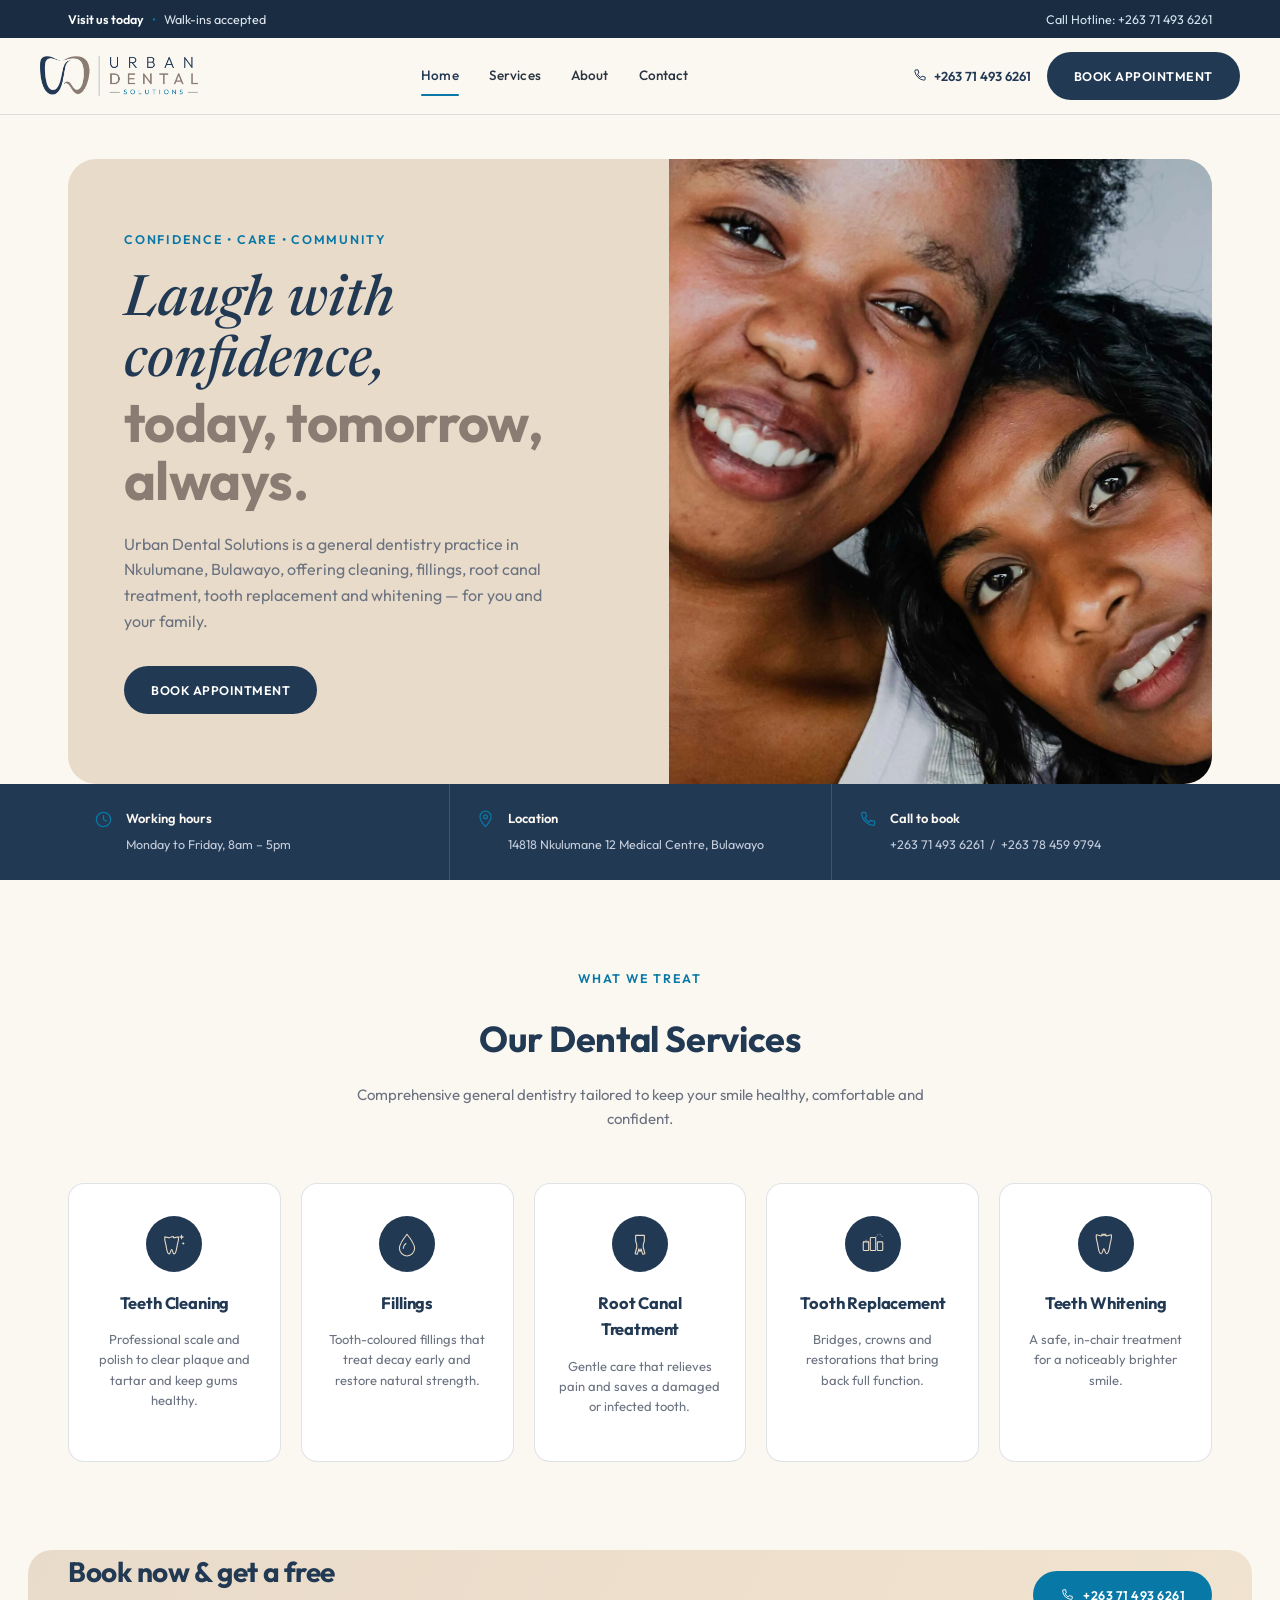
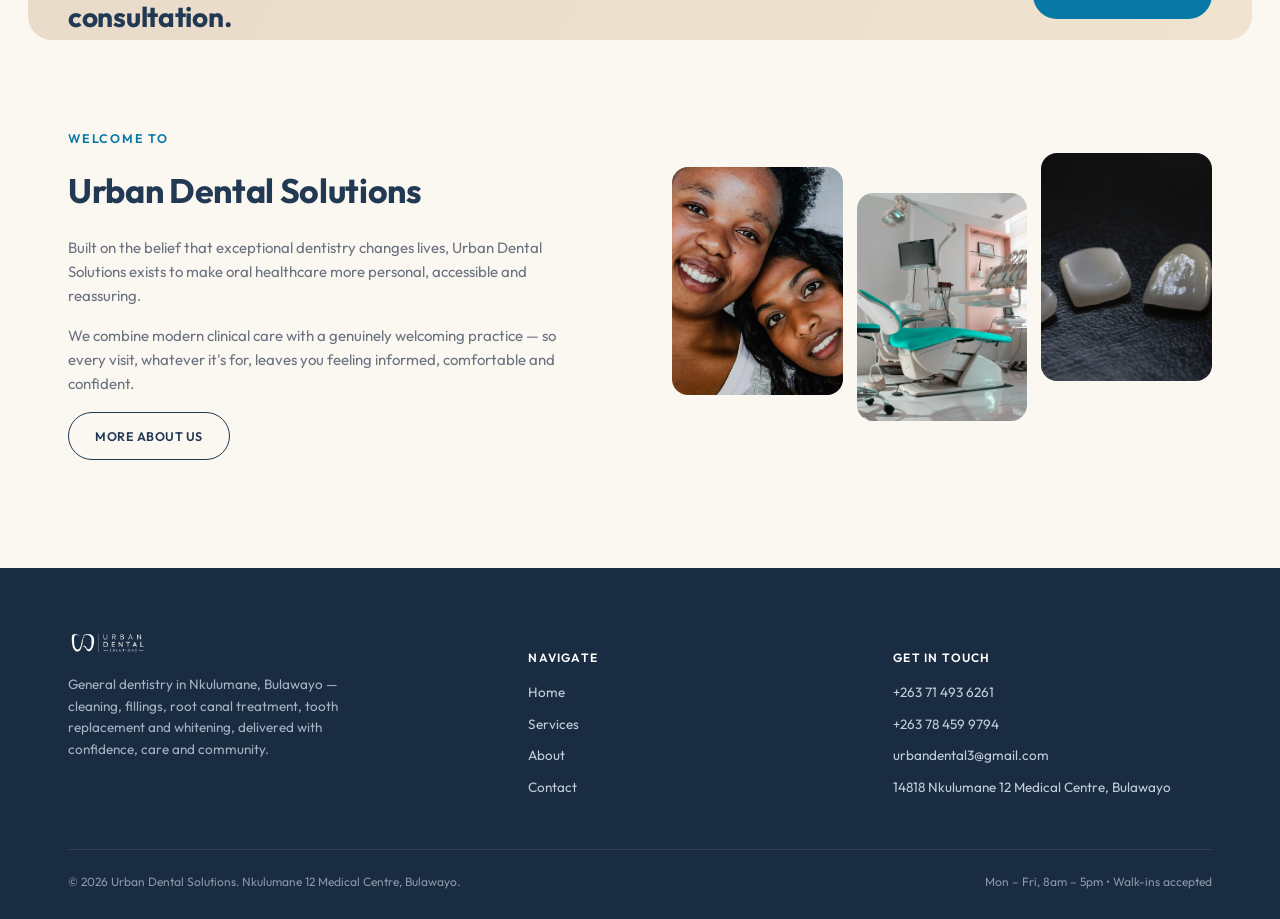
<file: index.html>
<!DOCTYPE html>
<html lang="en">
<head>
<meta charset="UTF-8">
<meta name="viewport" content="width=device-width, initial-scale=1, viewport-fit=cover">
<title>Urban Dental Solutions — Bulawayo</title>
<meta name="description" content="General dentistry in Nkulumane, Bulawayo. Cleaning, fillings, root canal treatment, tooth replacement and whitening.">
<link rel="icon" href="data:image/svg+xml,<svg xmlns=%22http://www.w3.org/2000/svg%22 viewBox=%220 0 100 100%22><text y=%22.9em%22 font-size=%2290%22>%F0%9F%A6%B7</text></svg>">
<link rel="preconnect" href="https://fonts.googleapis.com">
<link rel="preconnect" href="https://fonts.gstatic.com" crossorigin>
<link rel="stylesheet" href="css/styles.css">
</head>
<body>

<svg width="0" height="0" style="position:absolute">
  <defs>
    <symbol id="ic-tooth" viewBox="0 0 48 48"><path d="M24 6c-5 0-7 3-9 3-3 0-6-2-9-2-1 8 2 12 3 20 1 7 3 15 6 15 3 0 3-9 5-9s2 9 5 9c3 0 5-8 6-15 1-8 4-12 3-20-3 0-6 2-9 2-2 0-4-3-9-3z" fill="none" stroke="currentColor" stroke-width="2" stroke-linejoin="round"/></symbol>
    <symbol id="ic-sparkle-tooth" viewBox="0 0 48 48"><path d="M22 10c-4.5 0-6.3 2.6-8 2.6-2.7 0-5.4-1.8-8-1.8-.9 7.2 1.8 10.8 2.7 18 .9 6.3 2.7 13.5 5.4 13.5 2.7 0 2.7-8.1 4.5-8.1s1.8 8.1 4.5 8.1c2.7 0 4.5-7.2 5.4-13.5.9-7.2 3.6-10.8 2.7-18-2.6 0-5.3 1.8-8 1.8-1 0-1.8-.8-1.2-2.6z" fill="none" stroke="currentColor" stroke-width="2" stroke-linejoin="round" transform="translate(1,0)"/><path d="M38 6l1.4 3.6L43 11l-3.6 1.4L38 16l-1.4-3.6L33 11l3.6-1.4z" fill="currentColor"/><path d="M41 20l.9 2.1 2.1.9-2.1.9-.9 2.1-.9-2.1-2.1-.9 2.1-.9z" fill="currentColor"/></symbol>
    <symbol id="ic-drop" viewBox="0 0 48 48"><path d="M24 6c8 10 14 18 14 26a14 14 0 1 1-28 0c0-8 6-16 14-26z" fill="none" stroke="currentColor" stroke-width="2" stroke-linejoin="round"/><path d="M17 32c0-4 2-7 5-9" fill="none" stroke="currentColor" stroke-width="2" stroke-linecap="round"/></symbol>
    <symbol id="ic-root" viewBox="0 0 48 48"><path d="M16 8h16v10c0 3-2 4-2 8v4l3 12-4 1-3-10-2 5-2-5-3 10-4-1 3-12v-4c0-4-2-5-2-8z" fill="none" stroke="currentColor" stroke-width="2" stroke-linejoin="round"/></symbol>
    <symbol id="ic-bridge" viewBox="0 0 48 48"><rect x="6" y="20" width="10" height="16" rx="1.5" fill="none" stroke="currentColor" stroke-width="2"/><rect x="19" y="12" width="10" height="24" rx="1.5" fill="none" stroke="currentColor" stroke-width="2"/><rect x="32" y="20" width="10" height="16" rx="1.5" fill="none" stroke="currentColor" stroke-width="2"/><path d="M6 20c4-4 8-4 10 0M29 12c4-8 9-8 13 0" fill="none" stroke="currentColor" stroke-width="1.4" stroke-dasharray="2 3"/></symbol>
    <symbol id="ic-clock" viewBox="0 0 24 24"><circle cx="12" cy="12" r="9" fill="none" stroke="currentColor" stroke-width="1.6"/><path d="M12 7v5l3.5 2" fill="none" stroke="currentColor" stroke-width="1.6" stroke-linecap="round"/></symbol>
    <symbol id="ic-pin" viewBox="0 0 24 24"><path d="M12 21s7-7.5 7-12.5A7 7 0 1 0 5 8.5C5 13.5 12 21 12 21z" fill="none" stroke="currentColor" stroke-width="1.6"/><circle cx="12" cy="8.5" r="2.4" fill="none" stroke="currentColor" stroke-width="1.6"/></symbol>
    <symbol id="ic-phone" viewBox="0 0 24 24"><path d="M6.5 3h3l1.5 5-2.3 1.8a13 13 0 0 0 5.5 5.5L16 13l5 1.5v3a2 2 0 0 1-2.2 2A17 17 0 0 1 4.5 5.2 2 2 0 0 1 6.5 3z" fill="none" stroke="currentColor" stroke-width="1.6" stroke-linejoin="round"/></symbol>
    <symbol id="ic-mail" viewBox="0 0 24 24"><rect x="3" y="5.5" width="18" height="13" rx="1.5" fill="none" stroke="currentColor" stroke-width="1.6"/><path d="M4 7l8 6 8-6" fill="none" stroke="currentColor" stroke-width="1.6" stroke-linejoin="round"/></symbol>
    <symbol id="ic-whatsapp" viewBox="0 0 24 24"><path d="M12 3a9 9 0 0 0-7.8 13.5L3 21l4.7-1.2A9 9 0 1 0 12 3z" fill="none" stroke="currentColor" stroke-width="1.6"/><path d="M8.3 8.6c.2-.5.5-.5.8-.5h.6c.2 0 .5 0 .7.5s.8 1.9.8 2 .1.3 0 .5-.2.3-.4.5-.4.5-.5.6c-.2.2-.4.4-.2.8.3.5 1.1 1.6 2.3 2.6 1.6 1.3 2.3 1.4 2.6 1.4.3 0 .5-.2.7-.5l.5-.8c.2-.3.4-.3.7-.2l1.9.9c.3.1.5.2.5.4 0 .8-.3 1.6-1.3 2.1-.9.5-1.8.5-2.8.2-1.7-.5-3.6-1.7-5-3.5-1-1.3-1.6-2.6-1.7-3.9-.1-1 .2-1.8.8-2.5z" fill="currentColor" stroke="none"/></symbol>
    <symbol id="ic-arrow" viewBox="0 0 24 24"><path d="M5 12h14M13 6l6 6-6 6" fill="none" stroke="currentColor" stroke-width="1.8" stroke-linecap="round" stroke-linejoin="round"/></symbol>
    <symbol id="ic-shield" viewBox="0 0 24 24"><path d="M12 3l7 3v6c0 5-3 8-7 9-4-1-7-4-7-9V6z" fill="none" stroke="currentColor" stroke-width="1.6" stroke-linejoin="round"/><path d="M9 12l2 2 4-4.5" fill="none" stroke="currentColor" stroke-width="1.6" stroke-linecap="round" stroke-linejoin="round"/></symbol>
    <symbol id="ic-heart" viewBox="0 0 24 24"><path d="M12 20s-7-4.4-9.3-8.7C1.3 8 3 5 6.3 5 8.6 5 10.7 6.4 12 8.4 13.3 6.4 15.4 5 17.7 5 21 5 22.7 8 21.3 11.3 19 15.6 12 20 12 20z" fill="none" stroke="currentColor" stroke-width="1.6" stroke-linejoin="round"/></symbol>
    <symbol id="ic-tool" viewBox="0 0 24 24"><path d="M14.5 6.5a4 4 0 0 0-5.4 4.9L3 17.5 5.5 20l6-6.1a4 4 0 0 0 4.9-5.4l-2.4 2.4-2-2z" fill="none" stroke="currentColor" stroke-width="1.6" stroke-linejoin="round"/></symbol>
  </defs>
</svg>


<div class="announce">
  <div class="wrap">
    <span><b>Visit us today</b><span class="dot">&bull;</span>Walk-ins accepted</span>
    <a href="tel:+263714936261">Call Hotline: +263 71 493 6261</a>
  </div>
</div>
<header class="site">
  <div class="wrap nav">
    <a href="index.html" class="brand"><img src="img/logo-color.png" alt="Urban Dental Solutions"></a>
    <nav class="links" id="navLinks">
      <a href="index.html" class="active">Home</a>
      <a href="services.html">Services</a>
      <a href="about.html">About</a>
      <a href="contact.html">Contact</a>
    </nav>
    <div class="head-right">
      <a class="head-phone" href="tel:+263714936261"><svg viewBox="0 0 24 24"><use href="#ic-phone"/></svg>+263 71 493 6261</a>
      <a class="btn-pill navy" href="tel:+263714936261">Book Appointment</a>
      <button class="menu-btn" id="menuBtn" aria-label="Open menu"><span></span></button>
    </div>
  </div>
</header>

<div class="drawer" id="drawer">
  <div class="drawer-panel">
    <button class="drawer-close" id="drawerClose" aria-label="Close menu">&times;</button>
    <a href="index.html">Home</a>
    <a href="services.html">Services</a>
    <a href="about.html">About</a>
    <a href="contact.html">Contact</a>
    <a href="tel:+263714936261" style="margin-top:16px;color:#0878A6;font-weight:600;">Call +263 71 493 6261</a>
  </div>
</div>

<main>

    <div class="hero-section">
      <div class="wrap">
        <div class="hero-card">
          <div class="hero-copy" data-reveal>
            <div class="eyebrow">CONFIDENCE &bull; CARE &bull; COMMUNITY</div>
            <h1><span class="accent">Laugh with confidence,</span><span class="bold-line">today, tomorrow, always.</span></h1>
            <p class="lede">Urban Dental Solutions is a general dentistry practice in Nkulumane, Bulawayo, offering cleaning, fillings, root canal treatment, tooth replacement and whitening &mdash; for you and your family.</p>
            <a class="btn-pill navy" href="tel:+263714936261">Book Appointment</a>
          </div>
          <div class="hero-photo"><img src="img/smiles.jpg" alt="Patients smiling with confidence at Urban Dental Solutions"></div>
        </div>
      </div>
    </div>

    <div class="strip">
      <div class="wrap">
        <div class="strip-item"><svg><use href="#ic-clock"/></svg><div><b>Working hours</b><span>Monday to Friday, 8am &ndash; 5pm</span></div></div>
        <div class="strip-item"><svg><use href="#ic-pin"/></svg><div><b>Location</b><span>14818 Nkulumane 12 Medical Centre, Bulawayo</span></div></div>
        <div class="strip-item"><svg><use href="#ic-phone"/></svg><div><b>Call to book</b><span>+263 71 493 6261 &nbsp;/&nbsp; +263 78 459 9794</span></div></div>
      </div>
    </div>

    <section>
      <div class="wrap">
        <div class="section-head" data-reveal>
          <div class="eyebrow">WHAT WE TREAT</div>
          <h2>Our Dental Services</h2>
          <p>Comprehensive general dentistry tailored to keep your smile healthy, comfortable and confident.</p>
        </div>
        <div class="svc-grid">
    <div class="svc-card" data-reveal>
      <div class="svc-badge"><svg><use href="#ic-sparkle-tooth"/></svg></div>
      <h3>Teeth Cleaning</h3>
      <p>Professional scale and polish to clear plaque and tartar and keep gums healthy.</p>
    </div>
    <div class="svc-card" data-reveal>
      <div class="svc-badge"><svg><use href="#ic-drop"/></svg></div>
      <h3>Fillings</h3>
      <p>Tooth-coloured fillings that treat decay early and restore natural strength.</p>
    </div>
    <div class="svc-card" data-reveal>
      <div class="svc-badge"><svg><use href="#ic-root"/></svg></div>
      <h3>Root Canal Treatment</h3>
      <p>Gentle care that relieves pain and saves a damaged or infected tooth.</p>
    </div>
    <div class="svc-card" data-reveal>
      <div class="svc-badge"><svg><use href="#ic-bridge"/></svg></div>
      <h3>Tooth Replacement</h3>
      <p>Bridges, crowns and restorations that bring back full function.</p>
    </div>
    <div class="svc-card" data-reveal>
      <div class="svc-badge"><svg><use href="#ic-tooth"/></svg></div>
      <h3>Teeth Whitening</h3>
      <p>A safe, in-chair treatment for a noticeably brighter smile.</p>
    </div></div>
      </div>
    </section>

    <div class="cta-wrap-outer">
      <div class="cta-band">
        <div class="wrap">
          <h3>Book now &amp; get a free consultation.</h3>
          <a class="btn-pill teal" href="tel:+263714936261"><svg width="14" height="14"><use href="#ic-phone"/></svg>+263 71 493 6261</a>
        </div>
      </div>
    </div>

    <section>
      <div class="wrap welcome-grid">
        <div class="welcome-copy" data-reveal>
          <div class="eyebrow">WELCOME TO</div>
          <h2>Urban Dental Solutions</h2>
          <p>Built on the belief that exceptional dentistry changes lives, Urban Dental Solutions exists to make oral healthcare more personal, accessible and reassuring.</p>
          <p>We combine modern clinical care with a genuinely welcoming practice &mdash; so every visit, whatever it's for, leaves you feeling informed, comfortable and confident.</p>
          <a class="btn-pill outline" href="about.html">More about us</a>
        </div>
        <div class="photo-strip" data-reveal>
          <div class="ph"><img src="img/smiles.jpg" alt="Patient smiling"></div>
          <div class="ph"><img src="img/chair.jpg" alt="Treatment room"></div>
          <div class="ph"><img src="img/crowns.jpg" alt="Dental restorations"></div>
        </div>
      </div>
    </section>

</main>

<footer>
  <div class="wrap">
    <div class="foot-grid">
      <div>
        <div class="foot-brand"><img src="img/logo-white.png" alt="Urban Dental Solutions"></div>
        <p>General dentistry in Nkulumane, Bulawayo &mdash; cleaning, fillings, root canal treatment, tooth replacement and whitening, delivered with confidence, care and community.</p>
      </div>
      <div>
        <h5>NAVIGATE</h5>
        <div class="flinks">
          <a href="index.html">Home</a>
          <a href="services.html">Services</a>
          <a href="about.html">About</a>
          <a href="contact.html">Contact</a>
        </div>
      </div>
      <div>
        <h5>GET IN TOUCH</h5>
        <div class="flinks">
          <a href="tel:+263714936261">+263 71 493 6261</a>
          <a href="tel:+263784599794">+263 78 459 9794</a>
          <a href="mailto:urbandental3@gmail.com">urbandental3@gmail.com</a>
          <a href="contact.html">14818 Nkulumane 12 Medical Centre, Bulawayo</a>
        </div>
      </div>
    </div>
    <div class="foot-bottom">
      <span>&copy; <span id="yr"></span> Urban Dental Solutions. Nkulumane 12 Medical Centre, Bulawayo.</span>
      <span>Mon &ndash; Fri, 8am &ndash; 5pm &bull; Walk-ins accepted</span>
    </div>
  </div>
</footer>

<script src="js/main.js"></script>
</body>
</html>
</file>
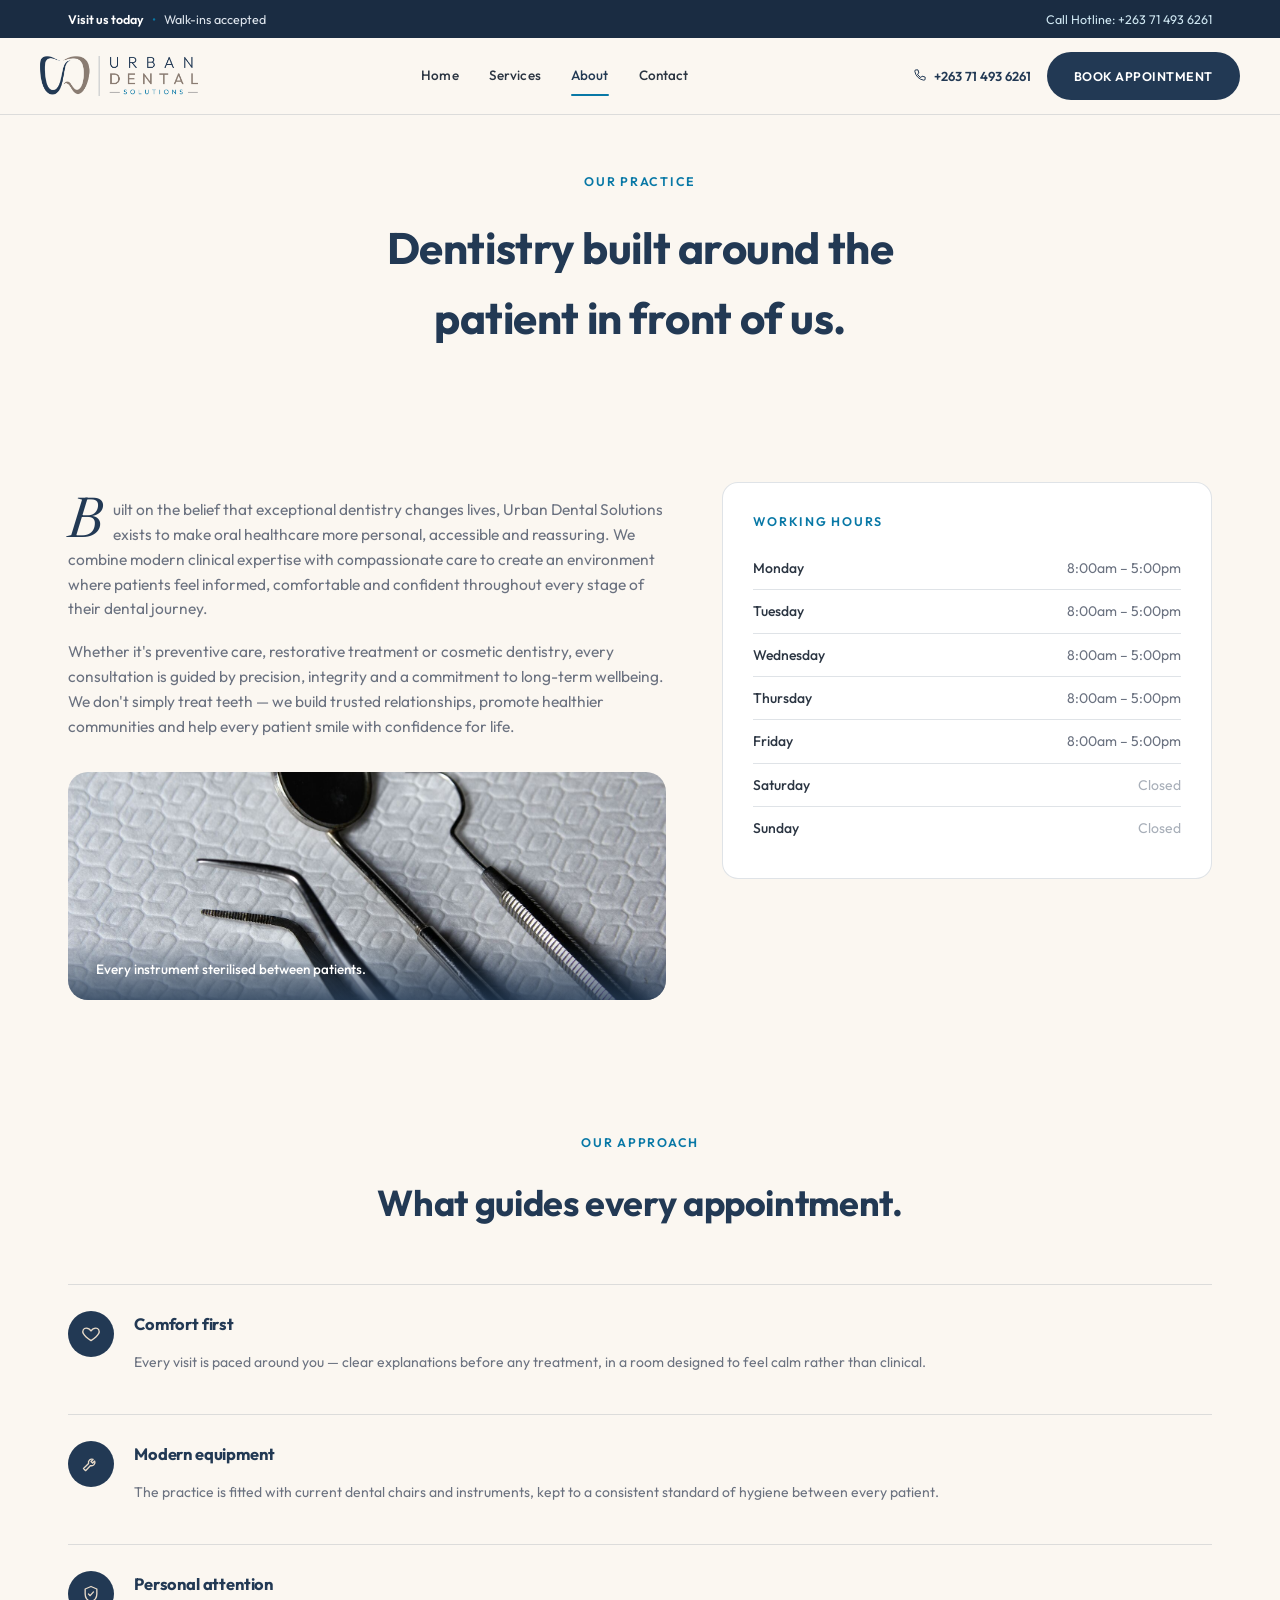
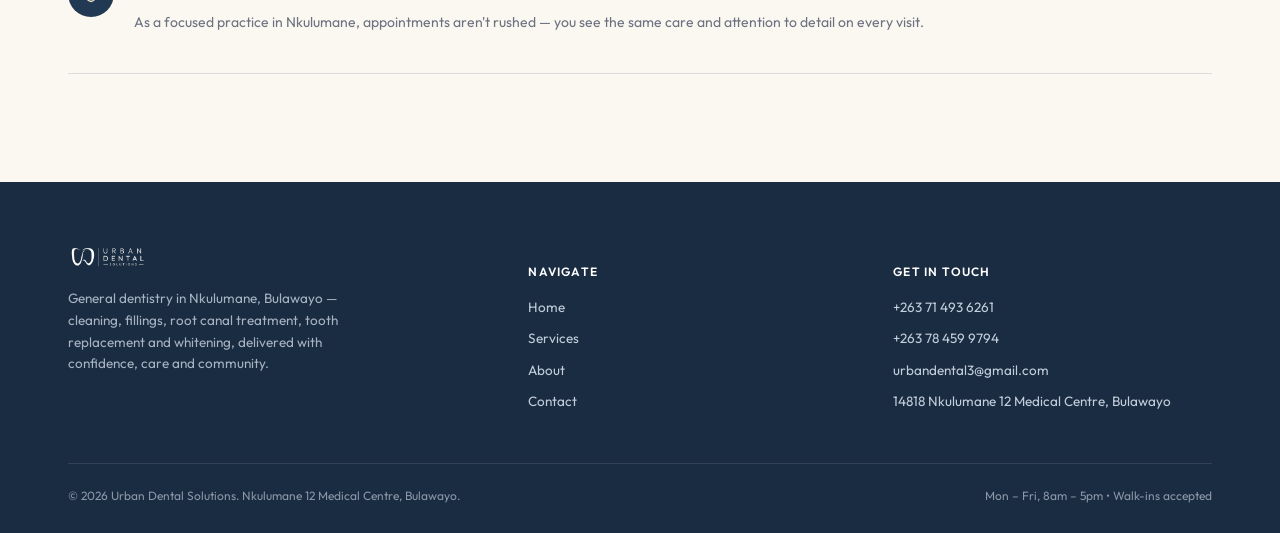
<file: about.html>
<!DOCTYPE html>
<html lang="en">
<head>
<meta charset="UTF-8">
<meta name="viewport" content="width=device-width, initial-scale=1, viewport-fit=cover">
<title>About — Urban Dental Solutions</title>
<meta name="description" content="About Urban Dental Solutions, a general dentistry practice at Nkulumane 12 Medical Centre, Bulawayo.">
<link rel="icon" href="data:image/svg+xml,<svg xmlns=%22http://www.w3.org/2000/svg%22 viewBox=%220 0 100 100%22><text y=%22.9em%22 font-size=%2290%22>%F0%9F%A6%B7</text></svg>">
<link rel="preconnect" href="https://fonts.googleapis.com">
<link rel="preconnect" href="https://fonts.gstatic.com" crossorigin>
<link rel="stylesheet" href="css/styles.css">
</head>
<body>

<svg width="0" height="0" style="position:absolute">
  <defs>
    <symbol id="ic-tooth" viewBox="0 0 48 48"><path d="M24 6c-5 0-7 3-9 3-3 0-6-2-9-2-1 8 2 12 3 20 1 7 3 15 6 15 3 0 3-9 5-9s2 9 5 9c3 0 5-8 6-15 1-8 4-12 3-20-3 0-6 2-9 2-2 0-4-3-9-3z" fill="none" stroke="currentColor" stroke-width="2" stroke-linejoin="round"/></symbol>
    <symbol id="ic-sparkle-tooth" viewBox="0 0 48 48"><path d="M22 10c-4.5 0-6.3 2.6-8 2.6-2.7 0-5.4-1.8-8-1.8-.9 7.2 1.8 10.8 2.7 18 .9 6.3 2.7 13.5 5.4 13.5 2.7 0 2.7-8.1 4.5-8.1s1.8 8.1 4.5 8.1c2.7 0 4.5-7.2 5.4-13.5.9-7.2 3.6-10.8 2.7-18-2.6 0-5.3 1.8-8 1.8-1 0-1.8-.8-1.2-2.6z" fill="none" stroke="currentColor" stroke-width="2" stroke-linejoin="round" transform="translate(1,0)"/><path d="M38 6l1.4 3.6L43 11l-3.6 1.4L38 16l-1.4-3.6L33 11l3.6-1.4z" fill="currentColor"/><path d="M41 20l.9 2.1 2.1.9-2.1.9-.9 2.1-.9-2.1-2.1-.9 2.1-.9z" fill="currentColor"/></symbol>
    <symbol id="ic-drop" viewBox="0 0 48 48"><path d="M24 6c8 10 14 18 14 26a14 14 0 1 1-28 0c0-8 6-16 14-26z" fill="none" stroke="currentColor" stroke-width="2" stroke-linejoin="round"/><path d="M17 32c0-4 2-7 5-9" fill="none" stroke="currentColor" stroke-width="2" stroke-linecap="round"/></symbol>
    <symbol id="ic-root" viewBox="0 0 48 48"><path d="M16 8h16v10c0 3-2 4-2 8v4l3 12-4 1-3-10-2 5-2-5-3 10-4-1 3-12v-4c0-4-2-5-2-8z" fill="none" stroke="currentColor" stroke-width="2" stroke-linejoin="round"/></symbol>
    <symbol id="ic-bridge" viewBox="0 0 48 48"><rect x="6" y="20" width="10" height="16" rx="1.5" fill="none" stroke="currentColor" stroke-width="2"/><rect x="19" y="12" width="10" height="24" rx="1.5" fill="none" stroke="currentColor" stroke-width="2"/><rect x="32" y="20" width="10" height="16" rx="1.5" fill="none" stroke="currentColor" stroke-width="2"/><path d="M6 20c4-4 8-4 10 0M29 12c4-8 9-8 13 0" fill="none" stroke="currentColor" stroke-width="1.4" stroke-dasharray="2 3"/></symbol>
    <symbol id="ic-clock" viewBox="0 0 24 24"><circle cx="12" cy="12" r="9" fill="none" stroke="currentColor" stroke-width="1.6"/><path d="M12 7v5l3.5 2" fill="none" stroke="currentColor" stroke-width="1.6" stroke-linecap="round"/></symbol>
    <symbol id="ic-pin" viewBox="0 0 24 24"><path d="M12 21s7-7.5 7-12.5A7 7 0 1 0 5 8.5C5 13.5 12 21 12 21z" fill="none" stroke="currentColor" stroke-width="1.6"/><circle cx="12" cy="8.5" r="2.4" fill="none" stroke="currentColor" stroke-width="1.6"/></symbol>
    <symbol id="ic-phone" viewBox="0 0 24 24"><path d="M6.5 3h3l1.5 5-2.3 1.8a13 13 0 0 0 5.5 5.5L16 13l5 1.5v3a2 2 0 0 1-2.2 2A17 17 0 0 1 4.5 5.2 2 2 0 0 1 6.5 3z" fill="none" stroke="currentColor" stroke-width="1.6" stroke-linejoin="round"/></symbol>
    <symbol id="ic-mail" viewBox="0 0 24 24"><rect x="3" y="5.5" width="18" height="13" rx="1.5" fill="none" stroke="currentColor" stroke-width="1.6"/><path d="M4 7l8 6 8-6" fill="none" stroke="currentColor" stroke-width="1.6" stroke-linejoin="round"/></symbol>
    <symbol id="ic-whatsapp" viewBox="0 0 24 24"><path d="M12 3a9 9 0 0 0-7.8 13.5L3 21l4.7-1.2A9 9 0 1 0 12 3z" fill="none" stroke="currentColor" stroke-width="1.6"/><path d="M8.3 8.6c.2-.5.5-.5.8-.5h.6c.2 0 .5 0 .7.5s.8 1.9.8 2 .1.3 0 .5-.2.3-.4.5-.4.5-.5.6c-.2.2-.4.4-.2.8.3.5 1.1 1.6 2.3 2.6 1.6 1.3 2.3 1.4 2.6 1.4.3 0 .5-.2.7-.5l.5-.8c.2-.3.4-.3.7-.2l1.9.9c.3.1.5.2.5.4 0 .8-.3 1.6-1.3 2.1-.9.5-1.8.5-2.8.2-1.7-.5-3.6-1.7-5-3.5-1-1.3-1.6-2.6-1.7-3.9-.1-1 .2-1.8.8-2.5z" fill="currentColor" stroke="none"/></symbol>
    <symbol id="ic-arrow" viewBox="0 0 24 24"><path d="M5 12h14M13 6l6 6-6 6" fill="none" stroke="currentColor" stroke-width="1.8" stroke-linecap="round" stroke-linejoin="round"/></symbol>
    <symbol id="ic-shield" viewBox="0 0 24 24"><path d="M12 3l7 3v6c0 5-3 8-7 9-4-1-7-4-7-9V6z" fill="none" stroke="currentColor" stroke-width="1.6" stroke-linejoin="round"/><path d="M9 12l2 2 4-4.5" fill="none" stroke="currentColor" stroke-width="1.6" stroke-linecap="round" stroke-linejoin="round"/></symbol>
    <symbol id="ic-heart" viewBox="0 0 24 24"><path d="M12 20s-7-4.4-9.3-8.7C1.3 8 3 5 6.3 5 8.6 5 10.7 6.4 12 8.4 13.3 6.4 15.4 5 17.7 5 21 5 22.7 8 21.3 11.3 19 15.6 12 20 12 20z" fill="none" stroke="currentColor" stroke-width="1.6" stroke-linejoin="round"/></symbol>
    <symbol id="ic-tool" viewBox="0 0 24 24"><path d="M14.5 6.5a4 4 0 0 0-5.4 4.9L3 17.5 5.5 20l6-6.1a4 4 0 0 0 4.9-5.4l-2.4 2.4-2-2z" fill="none" stroke="currentColor" stroke-width="1.6" stroke-linejoin="round"/></symbol>
  </defs>
</svg>


<div class="announce">
  <div class="wrap">
    <span><b>Visit us today</b><span class="dot">&bull;</span>Walk-ins accepted</span>
    <a href="tel:+263714936261">Call Hotline: +263 71 493 6261</a>
  </div>
</div>
<header class="site">
  <div class="wrap nav">
    <a href="index.html" class="brand"><img src="img/logo-color.png" alt="Urban Dental Solutions"></a>
    <nav class="links" id="navLinks">
      <a href="index.html">Home</a>
      <a href="services.html">Services</a>
      <a href="about.html" class="active">About</a>
      <a href="contact.html">Contact</a>
    </nav>
    <div class="head-right">
      <a class="head-phone" href="tel:+263714936261"><svg viewBox="0 0 24 24"><use href="#ic-phone"/></svg>+263 71 493 6261</a>
      <a class="btn-pill navy" href="tel:+263714936261">Book Appointment</a>
      <button class="menu-btn" id="menuBtn" aria-label="Open menu"><span></span></button>
    </div>
  </div>
</header>

<div class="drawer" id="drawer">
  <div class="drawer-panel">
    <button class="drawer-close" id="drawerClose" aria-label="Close menu">&times;</button>
    <a href="index.html">Home</a>
    <a href="services.html">Services</a>
    <a href="about.html">About</a>
    <a href="contact.html">Contact</a>
    <a href="tel:+263714936261" style="margin-top:16px;color:#0878A6;font-weight:600;">Call +263 71 493 6261</a>
  </div>
</div>

<main>

    <div class="page-head">
      <div class="wrap">
        <div class="eyebrow">OUR PRACTICE</div>
        <h1>Dentistry built around the patient in front of us.</h1>
      </div>
    </div>
    <section>
      <div class="wrap about-grid">
        <div class="lede-block" data-reveal>
          <p class="drop">Built on the belief that exceptional dentistry changes lives, Urban Dental Solutions exists to make oral healthcare more personal, accessible and reassuring. We combine modern clinical expertise with compassionate care to create an environment where patients feel informed, comfortable and confident throughout every stage of their dental journey.</p>
          <p>Whether it's preventive care, restorative treatment or cosmetic dentistry, every consultation is guided by precision, integrity and a commitment to long-term wellbeing. We don't simply treat teeth &mdash; we build trusted relationships, promote healthier communities and help every patient smile with confidence for life.</p>
          <div class="banner-photo" style="margin-top:34px;">
            <img src="img/tools.jpg" alt="Sterilised dental instruments used at Urban Dental Solutions">
            <span class="cap">Every instrument sterilised between patients.</span>
          </div>
        </div>
        <div data-reveal>
          <div class="hours-card">
            <div class="eyebrow" style="margin-bottom:16px;">WORKING HOURS</div>
            <div class="hours-row"><span>Monday</span><span>8:00am &ndash; 5:00pm</span></div>
            <div class="hours-row"><span>Tuesday</span><span>8:00am &ndash; 5:00pm</span></div>
            <div class="hours-row"><span>Wednesday</span><span>8:00am &ndash; 5:00pm</span></div>
            <div class="hours-row"><span>Thursday</span><span>8:00am &ndash; 5:00pm</span></div>
            <div class="hours-row"><span>Friday</span><span>8:00am &ndash; 5:00pm</span></div>
            <div class="hours-row off"><span>Saturday</span><span>Closed</span></div>
            <div class="hours-row off"><span>Sunday</span><span>Closed</span></div>
          </div>
        </div>
      </div>
    </section>
    <section style="padding-top:0;">
      <div class="wrap">
        <div class="section-head" data-reveal>
          <div class="eyebrow">OUR APPROACH</div>
          <h2>What guides every appointment.</h2>
        </div>
        <div class="value-list">
    <div class="value-row">
      <div class="svc-badge"><svg><use href="#ic-heart"/></svg></div>
      <div><h4>Comfort first</h4><p>Every visit is paced around you &mdash; clear explanations before any treatment, in a room designed to feel calm rather than clinical.</p></div>
    </div>
    <div class="value-row">
      <div class="svc-badge"><svg><use href="#ic-tool"/></svg></div>
      <div><h4>Modern equipment</h4><p>The practice is fitted with current dental chairs and instruments, kept to a consistent standard of hygiene between every patient.</p></div>
    </div>
    <div class="value-row">
      <div class="svc-badge"><svg><use href="#ic-shield"/></svg></div>
      <div><h4>Personal attention</h4><p>As a focused practice in Nkulumane, appointments aren't rushed &mdash; you see the same care and attention to detail on every visit.</p></div>
    </div></div>
      </div>
    </section>

</main>

<footer>
  <div class="wrap">
    <div class="foot-grid">
      <div>
        <div class="foot-brand"><img src="img/logo-white.png" alt="Urban Dental Solutions"></div>
        <p>General dentistry in Nkulumane, Bulawayo &mdash; cleaning, fillings, root canal treatment, tooth replacement and whitening, delivered with confidence, care and community.</p>
      </div>
      <div>
        <h5>NAVIGATE</h5>
        <div class="flinks">
          <a href="index.html">Home</a>
          <a href="services.html">Services</a>
          <a href="about.html">About</a>
          <a href="contact.html">Contact</a>
        </div>
      </div>
      <div>
        <h5>GET IN TOUCH</h5>
        <div class="flinks">
          <a href="tel:+263714936261">+263 71 493 6261</a>
          <a href="tel:+263784599794">+263 78 459 9794</a>
          <a href="mailto:urbandental3@gmail.com">urbandental3@gmail.com</a>
          <a href="contact.html">14818 Nkulumane 12 Medical Centre, Bulawayo</a>
        </div>
      </div>
    </div>
    <div class="foot-bottom">
      <span>&copy; <span id="yr"></span> Urban Dental Solutions. Nkulumane 12 Medical Centre, Bulawayo.</span>
      <span>Mon &ndash; Fri, 8am &ndash; 5pm &bull; Walk-ins accepted</span>
    </div>
  </div>
</footer>

<script src="js/main.js"></script>
</body>
</html>
</file>
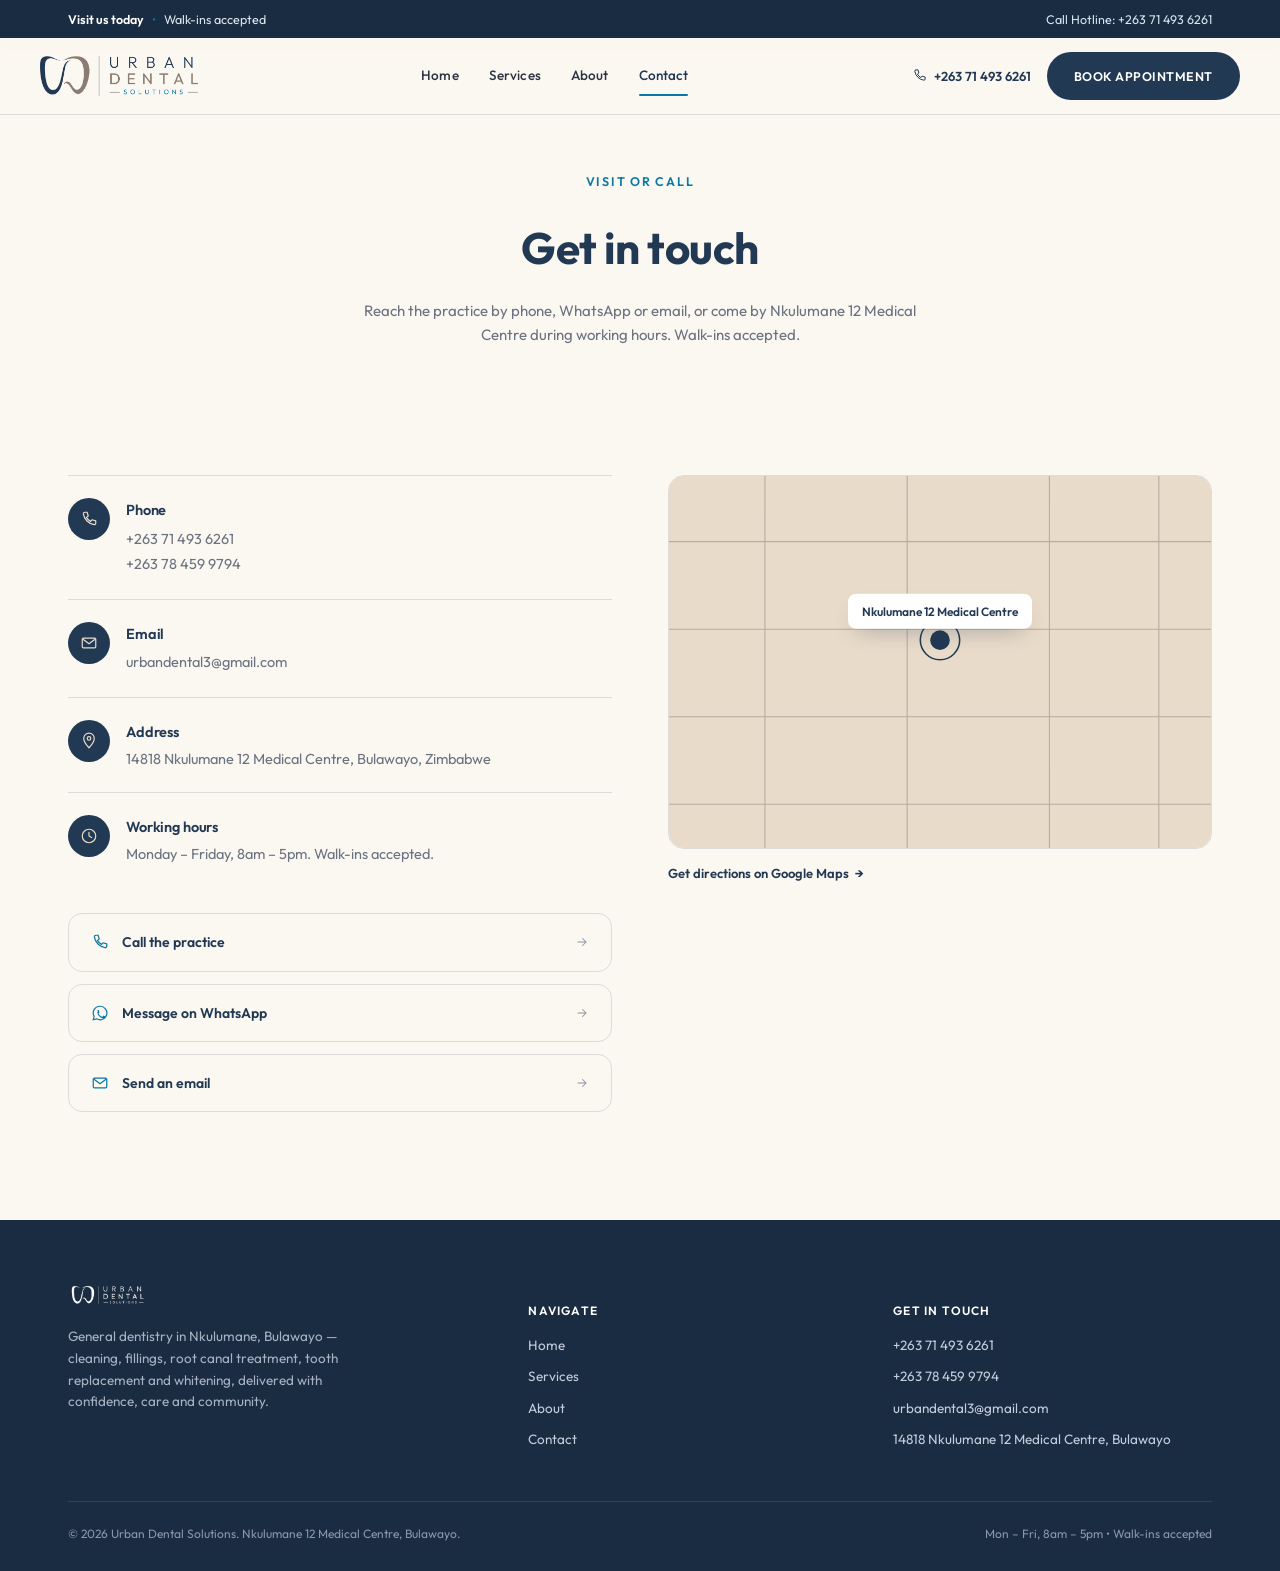
<file: contact.html>
<!DOCTYPE html>
<html lang="en">
<head>
<meta charset="UTF-8">
<meta name="viewport" content="width=device-width, initial-scale=1, viewport-fit=cover">
<title>Contact — Urban Dental Solutions</title>
<meta name="description" content="Contact Urban Dental Solutions in Bulawayo by phone, WhatsApp, email or in person.">
<link rel="icon" href="data:image/svg+xml,<svg xmlns=%22http://www.w3.org/2000/svg%22 viewBox=%220 0 100 100%22><text y=%22.9em%22 font-size=%2290%22>%F0%9F%A6%B7</text></svg>">
<link rel="preconnect" href="https://fonts.googleapis.com">
<link rel="preconnect" href="https://fonts.gstatic.com" crossorigin>
<link rel="stylesheet" href="css/styles.css">
</head>
<body>

<svg width="0" height="0" style="position:absolute">
  <defs>
    <symbol id="ic-tooth" viewBox="0 0 48 48"><path d="M24 6c-5 0-7 3-9 3-3 0-6-2-9-2-1 8 2 12 3 20 1 7 3 15 6 15 3 0 3-9 5-9s2 9 5 9c3 0 5-8 6-15 1-8 4-12 3-20-3 0-6 2-9 2-2 0-4-3-9-3z" fill="none" stroke="currentColor" stroke-width="2" stroke-linejoin="round"/></symbol>
    <symbol id="ic-sparkle-tooth" viewBox="0 0 48 48"><path d="M22 10c-4.5 0-6.3 2.6-8 2.6-2.7 0-5.4-1.8-8-1.8-.9 7.2 1.8 10.8 2.7 18 .9 6.3 2.7 13.5 5.4 13.5 2.7 0 2.7-8.1 4.5-8.1s1.8 8.1 4.5 8.1c2.7 0 4.5-7.2 5.4-13.5.9-7.2 3.6-10.8 2.7-18-2.6 0-5.3 1.8-8 1.8-1 0-1.8-.8-1.2-2.6z" fill="none" stroke="currentColor" stroke-width="2" stroke-linejoin="round" transform="translate(1,0)"/><path d="M38 6l1.4 3.6L43 11l-3.6 1.4L38 16l-1.4-3.6L33 11l3.6-1.4z" fill="currentColor"/><path d="M41 20l.9 2.1 2.1.9-2.1.9-.9 2.1-.9-2.1-2.1-.9 2.1-.9z" fill="currentColor"/></symbol>
    <symbol id="ic-drop" viewBox="0 0 48 48"><path d="M24 6c8 10 14 18 14 26a14 14 0 1 1-28 0c0-8 6-16 14-26z" fill="none" stroke="currentColor" stroke-width="2" stroke-linejoin="round"/><path d="M17 32c0-4 2-7 5-9" fill="none" stroke="currentColor" stroke-width="2" stroke-linecap="round"/></symbol>
    <symbol id="ic-root" viewBox="0 0 48 48"><path d="M16 8h16v10c0 3-2 4-2 8v4l3 12-4 1-3-10-2 5-2-5-3 10-4-1 3-12v-4c0-4-2-5-2-8z" fill="none" stroke="currentColor" stroke-width="2" stroke-linejoin="round"/></symbol>
    <symbol id="ic-bridge" viewBox="0 0 48 48"><rect x="6" y="20" width="10" height="16" rx="1.5" fill="none" stroke="currentColor" stroke-width="2"/><rect x="19" y="12" width="10" height="24" rx="1.5" fill="none" stroke="currentColor" stroke-width="2"/><rect x="32" y="20" width="10" height="16" rx="1.5" fill="none" stroke="currentColor" stroke-width="2"/><path d="M6 20c4-4 8-4 10 0M29 12c4-8 9-8 13 0" fill="none" stroke="currentColor" stroke-width="1.4" stroke-dasharray="2 3"/></symbol>
    <symbol id="ic-clock" viewBox="0 0 24 24"><circle cx="12" cy="12" r="9" fill="none" stroke="currentColor" stroke-width="1.6"/><path d="M12 7v5l3.5 2" fill="none" stroke="currentColor" stroke-width="1.6" stroke-linecap="round"/></symbol>
    <symbol id="ic-pin" viewBox="0 0 24 24"><path d="M12 21s7-7.5 7-12.5A7 7 0 1 0 5 8.5C5 13.5 12 21 12 21z" fill="none" stroke="currentColor" stroke-width="1.6"/><circle cx="12" cy="8.5" r="2.4" fill="none" stroke="currentColor" stroke-width="1.6"/></symbol>
    <symbol id="ic-phone" viewBox="0 0 24 24"><path d="M6.5 3h3l1.5 5-2.3 1.8a13 13 0 0 0 5.5 5.5L16 13l5 1.5v3a2 2 0 0 1-2.2 2A17 17 0 0 1 4.5 5.2 2 2 0 0 1 6.5 3z" fill="none" stroke="currentColor" stroke-width="1.6" stroke-linejoin="round"/></symbol>
    <symbol id="ic-mail" viewBox="0 0 24 24"><rect x="3" y="5.5" width="18" height="13" rx="1.5" fill="none" stroke="currentColor" stroke-width="1.6"/><path d="M4 7l8 6 8-6" fill="none" stroke="currentColor" stroke-width="1.6" stroke-linejoin="round"/></symbol>
    <symbol id="ic-whatsapp" viewBox="0 0 24 24"><path d="M12 3a9 9 0 0 0-7.8 13.5L3 21l4.7-1.2A9 9 0 1 0 12 3z" fill="none" stroke="currentColor" stroke-width="1.6"/><path d="M8.3 8.6c.2-.5.5-.5.8-.5h.6c.2 0 .5 0 .7.5s.8 1.9.8 2 .1.3 0 .5-.2.3-.4.5-.4.5-.5.6c-.2.2-.4.4-.2.8.3.5 1.1 1.6 2.3 2.6 1.6 1.3 2.3 1.4 2.6 1.4.3 0 .5-.2.7-.5l.5-.8c.2-.3.4-.3.7-.2l1.9.9c.3.1.5.2.5.4 0 .8-.3 1.6-1.3 2.1-.9.5-1.8.5-2.8.2-1.7-.5-3.6-1.7-5-3.5-1-1.3-1.6-2.6-1.7-3.9-.1-1 .2-1.8.8-2.5z" fill="currentColor" stroke="none"/></symbol>
    <symbol id="ic-arrow" viewBox="0 0 24 24"><path d="M5 12h14M13 6l6 6-6 6" fill="none" stroke="currentColor" stroke-width="1.8" stroke-linecap="round" stroke-linejoin="round"/></symbol>
    <symbol id="ic-shield" viewBox="0 0 24 24"><path d="M12 3l7 3v6c0 5-3 8-7 9-4-1-7-4-7-9V6z" fill="none" stroke="currentColor" stroke-width="1.6" stroke-linejoin="round"/><path d="M9 12l2 2 4-4.5" fill="none" stroke="currentColor" stroke-width="1.6" stroke-linecap="round" stroke-linejoin="round"/></symbol>
    <symbol id="ic-heart" viewBox="0 0 24 24"><path d="M12 20s-7-4.4-9.3-8.7C1.3 8 3 5 6.3 5 8.6 5 10.7 6.4 12 8.4 13.3 6.4 15.4 5 17.7 5 21 5 22.7 8 21.3 11.3 19 15.6 12 20 12 20z" fill="none" stroke="currentColor" stroke-width="1.6" stroke-linejoin="round"/></symbol>
    <symbol id="ic-tool" viewBox="0 0 24 24"><path d="M14.5 6.5a4 4 0 0 0-5.4 4.9L3 17.5 5.5 20l6-6.1a4 4 0 0 0 4.9-5.4l-2.4 2.4-2-2z" fill="none" stroke="currentColor" stroke-width="1.6" stroke-linejoin="round"/></symbol>
  </defs>
</svg>


<div class="announce">
  <div class="wrap">
    <span><b>Visit us today</b><span class="dot">&bull;</span>Walk-ins accepted</span>
    <a href="tel:+263714936261">Call Hotline: +263 71 493 6261</a>
  </div>
</div>
<header class="site">
  <div class="wrap nav">
    <a href="index.html" class="brand"><img src="img/logo-color.png" alt="Urban Dental Solutions"></a>
    <nav class="links" id="navLinks">
      <a href="index.html">Home</a>
      <a href="services.html">Services</a>
      <a href="about.html">About</a>
      <a href="contact.html" class="active">Contact</a>
    </nav>
    <div class="head-right">
      <a class="head-phone" href="tel:+263714936261"><svg viewBox="0 0 24 24"><use href="#ic-phone"/></svg>+263 71 493 6261</a>
      <a class="btn-pill navy" href="tel:+263714936261">Book Appointment</a>
      <button class="menu-btn" id="menuBtn" aria-label="Open menu"><span></span></button>
    </div>
  </div>
</header>

<div class="drawer" id="drawer">
  <div class="drawer-panel">
    <button class="drawer-close" id="drawerClose" aria-label="Close menu">&times;</button>
    <a href="index.html">Home</a>
    <a href="services.html">Services</a>
    <a href="about.html">About</a>
    <a href="contact.html">Contact</a>
    <a href="tel:+263714936261" style="margin-top:16px;color:#0878A6;font-weight:600;">Call +263 71 493 6261</a>
  </div>
</div>

<main>

    <div class="page-head">
      <div class="wrap">
        <div class="eyebrow">VISIT OR CALL</div>
        <h1>Get in touch</h1>
        <p>Reach the practice by phone, WhatsApp or email, or come by Nkulumane 12 Medical Centre during working hours. Walk-ins accepted.</p>
      </div>
    </div>
    <section>
      <div class="wrap contact-grid">
        <div data-reveal>
          <div class="contact-card">
            <div class="svc-badge"><svg><use href="#ic-phone"/></svg></div>
            <div><h4>Phone</h4><a href="tel:+263714936261">+263 71 493 6261</a><br><a href="tel:+263784599794">+263 78 459 9794</a></div>
          </div>
          <div class="contact-card">
            <div class="svc-badge"><svg><use href="#ic-mail"/></svg></div>
            <div><h4>Email</h4><a href="mailto:urbandental3@gmail.com">urbandental3@gmail.com</a></div>
          </div>
          <div class="contact-card">
            <div class="svc-badge"><svg><use href="#ic-pin"/></svg></div>
            <div><h4>Address</h4><p>14818 Nkulumane 12 Medical Centre, Bulawayo, Zimbabwe</p></div>
          </div>
          <div class="contact-card">
            <div class="svc-badge"><svg><use href="#ic-clock"/></svg></div>
            <div><h4>Working hours</h4><p>Monday &ndash; Friday, 8am &ndash; 5pm. Walk-ins accepted.</p></div>
          </div>

          <div class="quick-actions">
            <a class="qbtn" href="tel:+263714936261"><span class="qa-l"><svg class="lead"><use href="#ic-phone"/></svg>Call the practice</span><svg class="arrow"><use href="#ic-arrow"/></svg></a>
            <a class="qbtn" href="https://wa.me/263784599794" target="_blank" rel="noopener"><span class="qa-l"><svg class="lead"><use href="#ic-whatsapp"/></svg>Message on WhatsApp</span><svg class="arrow"><use href="#ic-arrow"/></svg></a>
            <a class="qbtn" href="mailto:urbandental3@gmail.com"><span class="qa-l"><svg class="lead"><use href="#ic-mail"/></svg>Send an email</span><svg class="arrow"><use href="#ic-arrow"/></svg></a>
          </div>
        </div>

        <div data-reveal>
          <div class="map-block">
            <svg viewBox="0 0 500 340" preserveAspectRatio="xMidYMid slice">
              <rect width="500" height="340" fill="#E9DBC9"/>
              <g opacity="0.5" stroke="#8A7C72" stroke-width="1">
                <line x1="0" y1="60" x2="500" y2="60"/><line x1="0" y1="140" x2="500" y2="140"/>
                <line x1="0" y1="220" x2="500" y2="220"/><line x1="0" y1="300" x2="500" y2="300"/>
                <line x1="90" y1="0" x2="90" y2="340"/><line x1="220" y1="0" x2="220" y2="340"/>
                <line x1="350" y1="0" x2="350" y2="340"/><line x1="450" y1="0" x2="450" y2="340"/>
              </g>
              <circle cx="250" cy="150" r="9" fill="#223954"/>
              <circle cx="250" cy="150" r="18" fill="none" stroke="#223954" stroke-width="1.4"/>
            </svg>
            <div class="map-pin-label">Nkulumane 12 Medical Centre</div>
          </div>
          <p style="font-size:13px;color:#6b7280;margin-top:14px;">
            <a href="https://www.google.com/maps/search/?api=1&query=14818+Nkulumane+12+Medical+Centre+Bulawayo" target="_blank" rel="noopener" style="color:#223954;font-weight:600;text-decoration:none;">Get directions on Google Maps &nbsp;&rarr;</a>
          </p>
        </div>
      </div>
    </section>

</main>

<footer>
  <div class="wrap">
    <div class="foot-grid">
      <div>
        <div class="foot-brand"><img src="img/logo-white.png" alt="Urban Dental Solutions"></div>
        <p>General dentistry in Nkulumane, Bulawayo &mdash; cleaning, fillings, root canal treatment, tooth replacement and whitening, delivered with confidence, care and community.</p>
      </div>
      <div>
        <h5>NAVIGATE</h5>
        <div class="flinks">
          <a href="index.html">Home</a>
          <a href="services.html">Services</a>
          <a href="about.html">About</a>
          <a href="contact.html">Contact</a>
        </div>
      </div>
      <div>
        <h5>GET IN TOUCH</h5>
        <div class="flinks">
          <a href="tel:+263714936261">+263 71 493 6261</a>
          <a href="tel:+263784599794">+263 78 459 9794</a>
          <a href="mailto:urbandental3@gmail.com">urbandental3@gmail.com</a>
          <a href="contact.html">14818 Nkulumane 12 Medical Centre, Bulawayo</a>
        </div>
      </div>
    </div>
    <div class="foot-bottom">
      <span>&copy; <span id="yr"></span> Urban Dental Solutions. Nkulumane 12 Medical Centre, Bulawayo.</span>
      <span>Mon &ndash; Fri, 8am &ndash; 5pm &bull; Walk-ins accepted</span>
    </div>
  </div>
</footer>

<script src="js/main.js"></script>
</body>
</html>
</file>
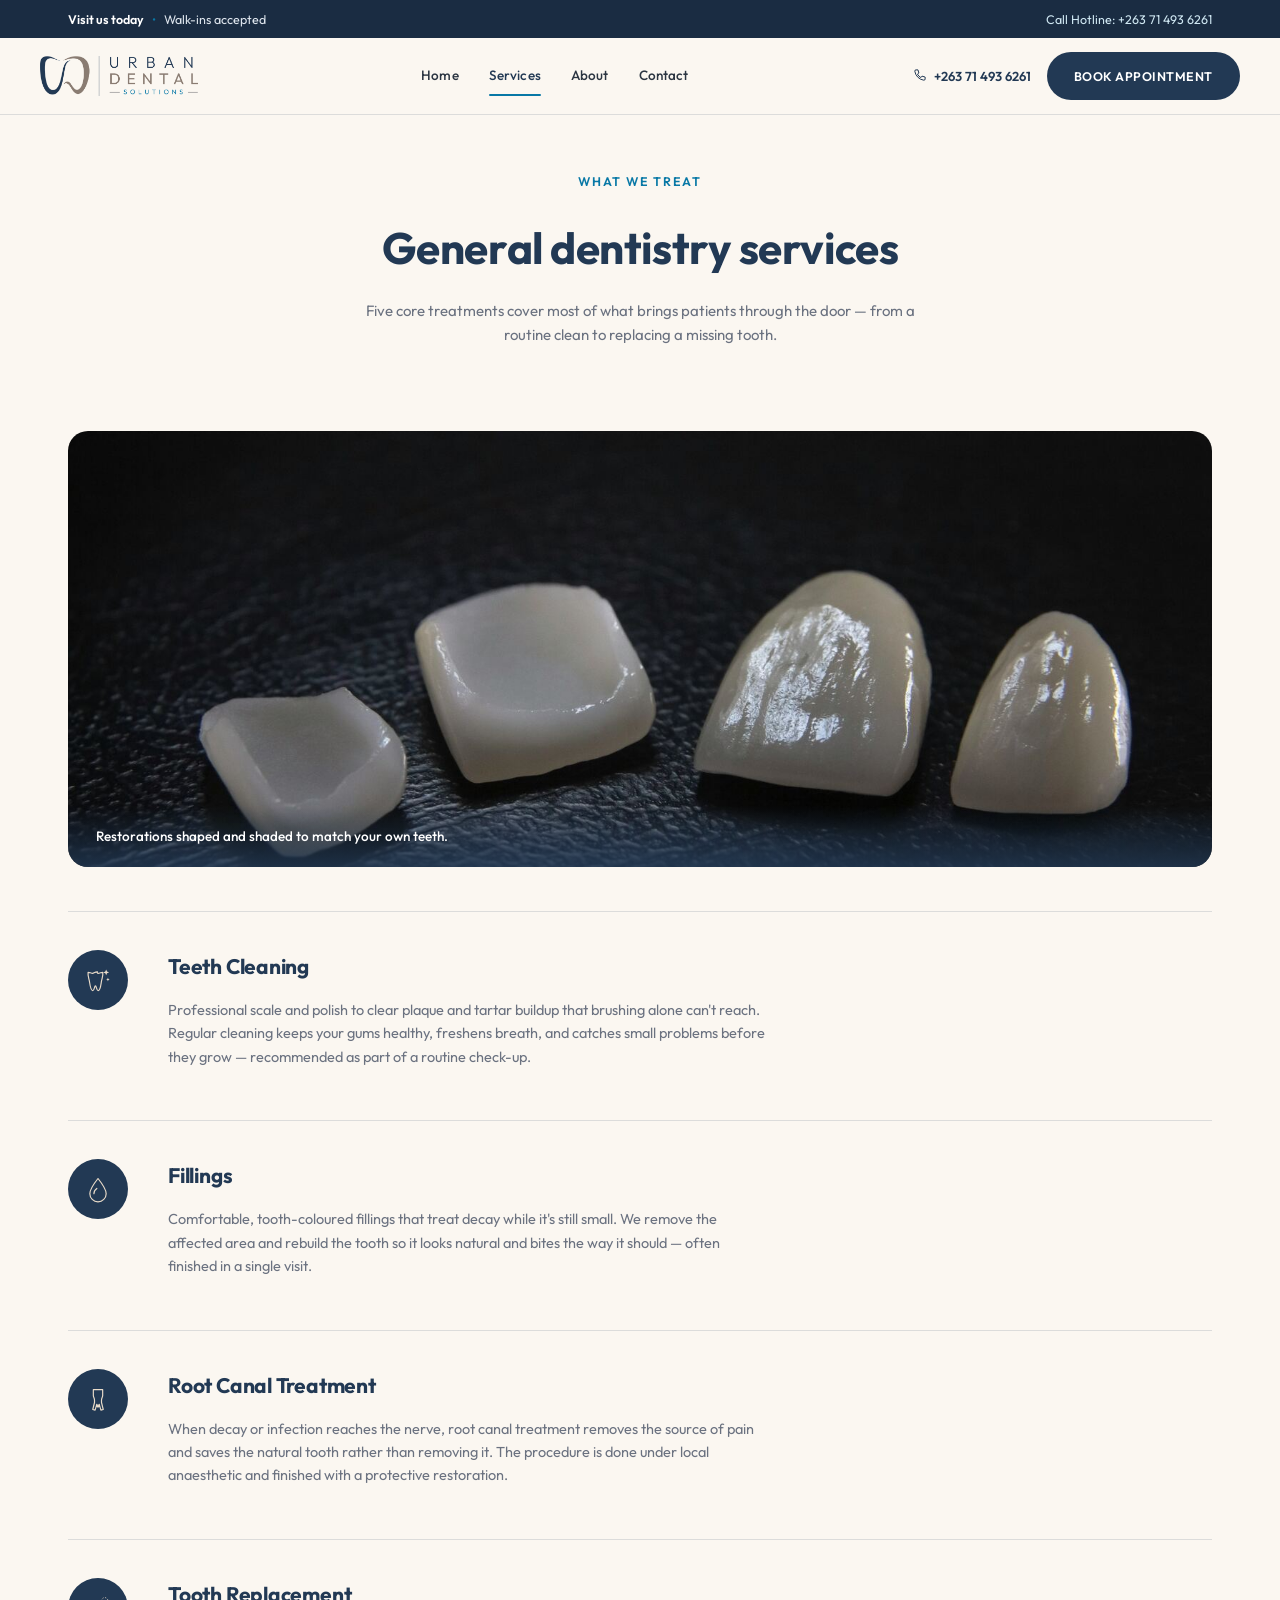
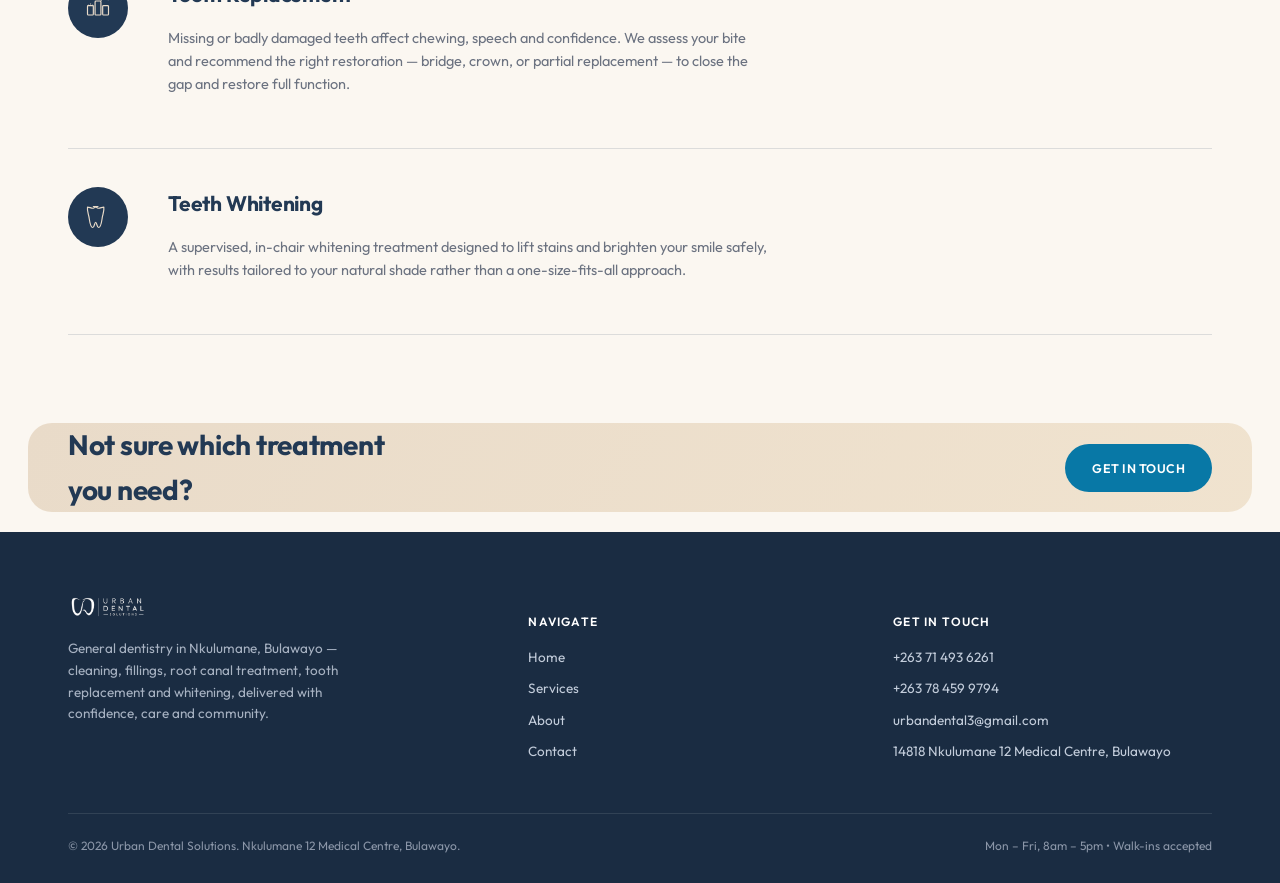
<file: services.html>
<!DOCTYPE html>
<html lang="en">
<head>
<meta charset="UTF-8">
<meta name="viewport" content="width=device-width, initial-scale=1, viewport-fit=cover">
<title>Services — Urban Dental Solutions</title>
<meta name="description" content="Teeth cleaning, fillings, root canal treatment, tooth replacement and whitening at Urban Dental Solutions, Bulawayo.">
<link rel="icon" href="data:image/svg+xml,<svg xmlns=%22http://www.w3.org/2000/svg%22 viewBox=%220 0 100 100%22><text y=%22.9em%22 font-size=%2290%22>%F0%9F%A6%B7</text></svg>">
<link rel="preconnect" href="https://fonts.googleapis.com">
<link rel="preconnect" href="https://fonts.gstatic.com" crossorigin>
<link rel="stylesheet" href="css/styles.css">
</head>
<body>

<svg width="0" height="0" style="position:absolute">
  <defs>
    <symbol id="ic-tooth" viewBox="0 0 48 48"><path d="M24 6c-5 0-7 3-9 3-3 0-6-2-9-2-1 8 2 12 3 20 1 7 3 15 6 15 3 0 3-9 5-9s2 9 5 9c3 0 5-8 6-15 1-8 4-12 3-20-3 0-6 2-9 2-2 0-4-3-9-3z" fill="none" stroke="currentColor" stroke-width="2" stroke-linejoin="round"/></symbol>
    <symbol id="ic-sparkle-tooth" viewBox="0 0 48 48"><path d="M22 10c-4.5 0-6.3 2.6-8 2.6-2.7 0-5.4-1.8-8-1.8-.9 7.2 1.8 10.8 2.7 18 .9 6.3 2.7 13.5 5.4 13.5 2.7 0 2.7-8.1 4.5-8.1s1.8 8.1 4.5 8.1c2.7 0 4.5-7.2 5.4-13.5.9-7.2 3.6-10.8 2.7-18-2.6 0-5.3 1.8-8 1.8-1 0-1.8-.8-1.2-2.6z" fill="none" stroke="currentColor" stroke-width="2" stroke-linejoin="round" transform="translate(1,0)"/><path d="M38 6l1.4 3.6L43 11l-3.6 1.4L38 16l-1.4-3.6L33 11l3.6-1.4z" fill="currentColor"/><path d="M41 20l.9 2.1 2.1.9-2.1.9-.9 2.1-.9-2.1-2.1-.9 2.1-.9z" fill="currentColor"/></symbol>
    <symbol id="ic-drop" viewBox="0 0 48 48"><path d="M24 6c8 10 14 18 14 26a14 14 0 1 1-28 0c0-8 6-16 14-26z" fill="none" stroke="currentColor" stroke-width="2" stroke-linejoin="round"/><path d="M17 32c0-4 2-7 5-9" fill="none" stroke="currentColor" stroke-width="2" stroke-linecap="round"/></symbol>
    <symbol id="ic-root" viewBox="0 0 48 48"><path d="M16 8h16v10c0 3-2 4-2 8v4l3 12-4 1-3-10-2 5-2-5-3 10-4-1 3-12v-4c0-4-2-5-2-8z" fill="none" stroke="currentColor" stroke-width="2" stroke-linejoin="round"/></symbol>
    <symbol id="ic-bridge" viewBox="0 0 48 48"><rect x="6" y="20" width="10" height="16" rx="1.5" fill="none" stroke="currentColor" stroke-width="2"/><rect x="19" y="12" width="10" height="24" rx="1.5" fill="none" stroke="currentColor" stroke-width="2"/><rect x="32" y="20" width="10" height="16" rx="1.5" fill="none" stroke="currentColor" stroke-width="2"/><path d="M6 20c4-4 8-4 10 0M29 12c4-8 9-8 13 0" fill="none" stroke="currentColor" stroke-width="1.4" stroke-dasharray="2 3"/></symbol>
    <symbol id="ic-clock" viewBox="0 0 24 24"><circle cx="12" cy="12" r="9" fill="none" stroke="currentColor" stroke-width="1.6"/><path d="M12 7v5l3.5 2" fill="none" stroke="currentColor" stroke-width="1.6" stroke-linecap="round"/></symbol>
    <symbol id="ic-pin" viewBox="0 0 24 24"><path d="M12 21s7-7.5 7-12.5A7 7 0 1 0 5 8.5C5 13.5 12 21 12 21z" fill="none" stroke="currentColor" stroke-width="1.6"/><circle cx="12" cy="8.5" r="2.4" fill="none" stroke="currentColor" stroke-width="1.6"/></symbol>
    <symbol id="ic-phone" viewBox="0 0 24 24"><path d="M6.5 3h3l1.5 5-2.3 1.8a13 13 0 0 0 5.5 5.5L16 13l5 1.5v3a2 2 0 0 1-2.2 2A17 17 0 0 1 4.5 5.2 2 2 0 0 1 6.5 3z" fill="none" stroke="currentColor" stroke-width="1.6" stroke-linejoin="round"/></symbol>
    <symbol id="ic-mail" viewBox="0 0 24 24"><rect x="3" y="5.5" width="18" height="13" rx="1.5" fill="none" stroke="currentColor" stroke-width="1.6"/><path d="M4 7l8 6 8-6" fill="none" stroke="currentColor" stroke-width="1.6" stroke-linejoin="round"/></symbol>
    <symbol id="ic-whatsapp" viewBox="0 0 24 24"><path d="M12 3a9 9 0 0 0-7.8 13.5L3 21l4.7-1.2A9 9 0 1 0 12 3z" fill="none" stroke="currentColor" stroke-width="1.6"/><path d="M8.3 8.6c.2-.5.5-.5.8-.5h.6c.2 0 .5 0 .7.5s.8 1.9.8 2 .1.3 0 .5-.2.3-.4.5-.4.5-.5.6c-.2.2-.4.4-.2.8.3.5 1.1 1.6 2.3 2.6 1.6 1.3 2.3 1.4 2.6 1.4.3 0 .5-.2.7-.5l.5-.8c.2-.3.4-.3.7-.2l1.9.9c.3.1.5.2.5.4 0 .8-.3 1.6-1.3 2.1-.9.5-1.8.5-2.8.2-1.7-.5-3.6-1.7-5-3.5-1-1.3-1.6-2.6-1.7-3.9-.1-1 .2-1.8.8-2.5z" fill="currentColor" stroke="none"/></symbol>
    <symbol id="ic-arrow" viewBox="0 0 24 24"><path d="M5 12h14M13 6l6 6-6 6" fill="none" stroke="currentColor" stroke-width="1.8" stroke-linecap="round" stroke-linejoin="round"/></symbol>
    <symbol id="ic-shield" viewBox="0 0 24 24"><path d="M12 3l7 3v6c0 5-3 8-7 9-4-1-7-4-7-9V6z" fill="none" stroke="currentColor" stroke-width="1.6" stroke-linejoin="round"/><path d="M9 12l2 2 4-4.5" fill="none" stroke="currentColor" stroke-width="1.6" stroke-linecap="round" stroke-linejoin="round"/></symbol>
    <symbol id="ic-heart" viewBox="0 0 24 24"><path d="M12 20s-7-4.4-9.3-8.7C1.3 8 3 5 6.3 5 8.6 5 10.7 6.4 12 8.4 13.3 6.4 15.4 5 17.7 5 21 5 22.7 8 21.3 11.3 19 15.6 12 20 12 20z" fill="none" stroke="currentColor" stroke-width="1.6" stroke-linejoin="round"/></symbol>
    <symbol id="ic-tool" viewBox="0 0 24 24"><path d="M14.5 6.5a4 4 0 0 0-5.4 4.9L3 17.5 5.5 20l6-6.1a4 4 0 0 0 4.9-5.4l-2.4 2.4-2-2z" fill="none" stroke="currentColor" stroke-width="1.6" stroke-linejoin="round"/></symbol>
  </defs>
</svg>


<div class="announce">
  <div class="wrap">
    <span><b>Visit us today</b><span class="dot">&bull;</span>Walk-ins accepted</span>
    <a href="tel:+263714936261">Call Hotline: +263 71 493 6261</a>
  </div>
</div>
<header class="site">
  <div class="wrap nav">
    <a href="index.html" class="brand"><img src="img/logo-color.png" alt="Urban Dental Solutions"></a>
    <nav class="links" id="navLinks">
      <a href="index.html">Home</a>
      <a href="services.html" class="active">Services</a>
      <a href="about.html">About</a>
      <a href="contact.html">Contact</a>
    </nav>
    <div class="head-right">
      <a class="head-phone" href="tel:+263714936261"><svg viewBox="0 0 24 24"><use href="#ic-phone"/></svg>+263 71 493 6261</a>
      <a class="btn-pill navy" href="tel:+263714936261">Book Appointment</a>
      <button class="menu-btn" id="menuBtn" aria-label="Open menu"><span></span></button>
    </div>
  </div>
</header>

<div class="drawer" id="drawer">
  <div class="drawer-panel">
    <button class="drawer-close" id="drawerClose" aria-label="Close menu">&times;</button>
    <a href="index.html">Home</a>
    <a href="services.html">Services</a>
    <a href="about.html">About</a>
    <a href="contact.html">Contact</a>
    <a href="tel:+263714936261" style="margin-top:16px;color:#0878A6;font-weight:600;">Call +263 71 493 6261</a>
  </div>
</div>

<main>

    <div class="page-head">
      <div class="wrap">
        <div class="eyebrow">WHAT WE TREAT</div>
        <h1>General dentistry services</h1>
        <p>Five core treatments cover most of what brings patients through the door &mdash; from a routine clean to replacing a missing tooth.</p>
      </div>
    </div>
    <div class="wrap">
      <div class="banner-photo" data-reveal>
        <img src="img/crowns.jpg" alt="Custom dental restorations crafted to match your natural shade">
        <span class="cap">Restorations shaped and shaded to match your own teeth.</span>
      </div>
    </div>
    <section style="padding-top:0;">
      <div class="wrap">
        <div class="svc-full">
    <div class="svc-row" data-reveal>
      <div class="svc-badge"><svg><use href="#ic-sparkle-tooth"/></svg></div>
      <div>
        <h3>Teeth Cleaning</h3>
        <p>Professional scale and polish to clear plaque and tartar buildup that brushing alone can't reach. Regular cleaning keeps your gums healthy, freshens breath, and catches small problems before they grow &mdash; recommended as part of a routine check-up.</p>
      </div>
    </div>
    <div class="svc-row" data-reveal>
      <div class="svc-badge"><svg><use href="#ic-drop"/></svg></div>
      <div>
        <h3>Fillings</h3>
        <p>Comfortable, tooth-coloured fillings that treat decay while it's still small. We remove the affected area and rebuild the tooth so it looks natural and bites the way it should &mdash; often finished in a single visit.</p>
      </div>
    </div>
    <div class="svc-row" data-reveal>
      <div class="svc-badge"><svg><use href="#ic-root"/></svg></div>
      <div>
        <h3>Root Canal Treatment</h3>
        <p>When decay or infection reaches the nerve, root canal treatment removes the source of pain and saves the natural tooth rather than removing it. The procedure is done under local anaesthetic and finished with a protective restoration.</p>
      </div>
    </div>
    <div class="svc-row" data-reveal>
      <div class="svc-badge"><svg><use href="#ic-bridge"/></svg></div>
      <div>
        <h3>Tooth Replacement</h3>
        <p>Missing or badly damaged teeth affect chewing, speech and confidence. We assess your bite and recommend the right restoration &mdash; bridge, crown, or partial replacement &mdash; to close the gap and restore full function.</p>
      </div>
    </div>
    <div class="svc-row" data-reveal>
      <div class="svc-badge"><svg><use href="#ic-tooth"/></svg></div>
      <div>
        <h3>Teeth Whitening</h3>
        <p>A supervised, in-chair whitening treatment designed to lift stains and brighten your smile safely, with results tailored to your natural shade rather than a one-size-fits-all approach.</p>
      </div>
    </div></div>
      </div>
    </section>
    <div class="cta-wrap-outer">
      <div class="cta-band">
        <div class="wrap">
          <h3>Not sure which treatment you need?</h3>
          <a class="btn-pill teal" href="contact.html">Get in touch</a>
        </div>
      </div>
    </div>

</main>

<footer>
  <div class="wrap">
    <div class="foot-grid">
      <div>
        <div class="foot-brand"><img src="img/logo-white.png" alt="Urban Dental Solutions"></div>
        <p>General dentistry in Nkulumane, Bulawayo &mdash; cleaning, fillings, root canal treatment, tooth replacement and whitening, delivered with confidence, care and community.</p>
      </div>
      <div>
        <h5>NAVIGATE</h5>
        <div class="flinks">
          <a href="index.html">Home</a>
          <a href="services.html">Services</a>
          <a href="about.html">About</a>
          <a href="contact.html">Contact</a>
        </div>
      </div>
      <div>
        <h5>GET IN TOUCH</h5>
        <div class="flinks">
          <a href="tel:+263714936261">+263 71 493 6261</a>
          <a href="tel:+263784599794">+263 78 459 9794</a>
          <a href="mailto:urbandental3@gmail.com">urbandental3@gmail.com</a>
          <a href="contact.html">14818 Nkulumane 12 Medical Centre, Bulawayo</a>
        </div>
      </div>
    </div>
    <div class="foot-bottom">
      <span>&copy; <span id="yr"></span> Urban Dental Solutions. Nkulumane 12 Medical Centre, Bulawayo.</span>
      <span>Mon &ndash; Fri, 8am &ndash; 5pm &bull; Walk-ins accepted</span>
    </div>
  </div>
</footer>

<script src="js/main.js"></script>
</body>
</html>
</file>
<file: css/styles.css>
@import url('https://fonts.googleapis.com/css2?family=Outfit:wght@300;400;500;600;700;800&family=Newsreader:ital,wght@1,400;1,500&display=swap');

:root{
  --navy: #223954;
  --navy-2: #1a2c42;
  --taupe: #8A7C72;
  --teal: #0878A6;
  --cream: #E9DBC9;
  --paper: #FBF7F1;
  --ink: #2b3542;
  --muted: #6b7280;
  --line: rgba(34,57,84,0.14);
  --white: #ffffff;
  box-sizing: border-box;
  padding-top: env(safe-area-inset-top, 0px);
  padding-bottom: env(safe-area-inset-bottom, 0px);
}
*,*::before,*::after{ box-sizing:inherit; }
html{ scroll-behavior:smooth; scroll-padding-top: env(safe-area-inset-top,0px); }
body{
  margin:0; background:var(--paper); color:var(--ink);
  font-family:'Outfit', sans-serif; line-height:1.6; -webkit-font-smoothing:antialiased;
}
img{ max-width:100%; display:block; }
a{ color:inherit; }
.wrap{ max-width:1200px; margin:0 auto; padding:0 28px; }
h1,h2,h3,h4{ font-family:'Outfit',sans-serif; font-weight:700; color:var(--navy); margin:0; letter-spacing:-0.01em; }
.accent{ font-family:'Newsreader', serif; font-style:italic; font-weight:500; color:var(--navy); letter-spacing:0; }

/* ---------- announcement bar ---------- */
.announce{ background:var(--navy-2); color:#dfe6ee; padding: 9px 0; }
.announce .wrap{ display:flex; justify-content:space-between; align-items:center; gap:16px; font-size:12.5px; flex-wrap:wrap; }
.announce b{ color:var(--white); font-weight:600; }
.announce a{ color:#cfe7f2; text-decoration:none; }
.announce a:hover{ color:var(--white); }
.dot{ color:var(--teal); margin:0 8px; }

/* ---------- header ---------- */
header.site{ position:sticky; top:0; z-index:40; background:rgba(251,247,241,0.94); backdrop-filter:blur(8px); border-bottom:1px solid var(--line); }
.nav{ display:flex; align-items:center; justify-content:space-between; padding:14px 0; gap:20px; }
.brand img{ height:40px; width:auto; display:block; }
nav.links{ display:flex; align-items:center; gap:30px; }
nav.links a{ font-size:13.5px; font-weight:500; text-decoration:none; color:var(--ink); letter-spacing:0.01em; padding:6px 0; position:relative; transition:color .2s; }
nav.links a.active, nav.links a:hover{ color:var(--navy); }
nav.links a.active::after{ content:""; position:absolute; left:0; right:0; bottom:-3px; height:2px; background:var(--teal); border-radius:2px; }
.head-right{ display:flex; align-items:center; gap:16px; }
.head-phone{ display:flex; align-items:center; gap:7px; font-size:13px; font-weight:600; color:var(--navy); text-decoration:none; white-space:nowrap; }
.head-phone svg{ width:15px; height:15px; }

.btn-pill{
  font-family:'Outfit',sans-serif; font-size:12.5px; font-weight:600; letter-spacing:0.04em; text-transform:uppercase;
  padding:13px 26px; border-radius:999px; text-decoration:none; display:inline-flex; align-items:center; gap:9px;
  transition:.2s; border:1px solid transparent; white-space:nowrap;
}
.btn-pill.navy{ background:var(--navy); color:var(--white); }
.btn-pill.navy:hover{ background:var(--navy-2); }
.btn-pill.outline{ border-color:var(--navy); color:var(--navy); }
.btn-pill.outline:hover{ background:var(--navy); color:var(--white); }
.btn-pill.teal{ background:var(--teal); color:var(--white); }
.btn-pill.teal:hover{ background:#066285; }

.menu-btn{ display:none; background:none; border:1px solid var(--line); border-radius:8px; width:42px; height:42px; align-items:center; justify-content:center; cursor:pointer; }
.menu-btn span, .menu-btn span::before, .menu-btn span::after{ content:""; display:block; width:18px; height:1.5px; background:var(--navy); position:relative; }
.menu-btn span::before{ position:absolute; top:-6px; }
.menu-btn span::after{ position:absolute; top:6px; }

/* ---------- hero ---------- */
.hero-section{ padding:44px 0 0; }
.hero-card{
  background: var(--cream); border-radius:28px; overflow:hidden; position:relative;
  display:grid; grid-template-columns:1.05fr 0.95fr; align-items:center; gap:0;
}
.hero-copy{ padding:64px 56px; }
.eyebrow{ font-size:12.5px; font-weight:600; letter-spacing:0.14em; color:var(--teal); margin-bottom:22px; }
.hero-copy h1{ font-size:clamp(34px,4.6vw,54px); line-height:1.08; }
.hero-copy h1 .accent{ display:block; font-size:1.05em; }
.hero-copy h1 .bold-line{ display:block; color:var(--taupe); }
.hero-copy p.lede{ font-family:'Outfit',sans-serif; font-size:16px; color:var(--muted); max-width:40ch; margin:22px 0 32px; }
.hero-photo{ position:relative; aspect-ratio:4/4.6; height:100%; }
.hero-photo img{ width:100%; height:100%; object-fit:cover; object-position:15% 62%; }
@media (max-width:900px){
  .hero-card{ grid-template-columns:1fr; border-radius:22px; }
  .hero-copy{ padding:40px 30px; order:2; }
  .hero-photo{ aspect-ratio:16/10; order:1; }
}

/* ---------- strip ---------- */
.strip{ background:var(--navy); color:var(--paper); margin-top:0; }
.strip .wrap{ display:grid; grid-template-columns:repeat(3,1fr); }
.strip-item{ padding:24px 26px; display:flex; gap:13px; align-items:flex-start; border-left:1px solid rgba(255,255,255,0.14); }
.strip-item:first-child{ border-left:none; }
.strip-item svg{ width:19px; height:19px; flex:none; margin-top:2px; color:var(--teal); }
.strip-item b{ display:block; font-size:13px; font-weight:600; margin-bottom:2px; }
.strip-item span{ font-size:12.5px; color:#c3cddb; }

/* ---------- sections ---------- */
section{ padding:88px 0; }
.section-head{ text-align:center; max-width:56ch; margin:0 auto 52px; }
.section-head .eyebrow{ justify-content:center; display:flex; }
.section-head h2{ font-size:clamp(26px,3.2vw,36px); margin-bottom:12px; }
.section-head p{ color:var(--muted); font-size:15px; }

/* ---------- services grid (card style) ---------- */
.svc-grid{ display:grid; grid-template-columns:repeat(5,1fr); gap:20px; }
.svc-card{ background:var(--white); border:1px solid var(--line); border-radius:16px; padding:32px 24px; text-align:center; transition:.2s; }
.svc-card:hover{ box-shadow:0 20px 40px -28px rgba(34,57,84,0.35); transform:translateY(-2px); }
.svc-badge{ width:56px; height:56px; border-radius:50%; background:var(--navy); color:var(--cream); display:flex; align-items:center; justify-content:center; margin:0 auto 18px; }
.svc-badge svg{ width:26px; height:26px; }
.svc-card h3{ font-size:16.5px; margin-bottom:9px; }
.svc-card p{ font-size:13px; color:var(--muted); line-height:1.55; }
@media (max-width:980px){ .svc-grid{ grid-template-columns:repeat(2,1fr); } }
@media (max-width:560px){ .svc-grid{ grid-template-columns:1fr; } }

/* ---------- services full rows (services.html) ---------- */
.svc-full{ display:flex; flex-direction:column; }
.svc-row{ display:grid; grid-template-columns:74px 1fr; gap:26px; align-items:flex-start; padding:38px 0; border-top:1px solid var(--line); }
.svc-row:last-child{ border-bottom:1px solid var(--line); }
.svc-row .svc-badge{ margin:0; width:60px; height:60px; }
.svc-row .svc-badge svg{ width:28px; height:28px; }
.svc-row h3{ font-size:21px; margin-bottom:9px; }
.svc-row p{ color:var(--muted); font-size:14.5px; max-width:60ch; }

/* ---------- welcome / mission section ---------- */
.welcome-grid{ display:grid; grid-template-columns:1fr 1fr; gap:64px; align-items:center; }
.welcome-copy .eyebrow{ margin-bottom:16px; }
.welcome-copy h2{ font-size:clamp(26px,3vw,34px); margin-bottom:18px; }
.welcome-copy p{ color:var(--muted); font-size:15px; margin-bottom:16px; max-width:52ch; }
.photo-strip{ display:grid; grid-template-columns:repeat(3,1fr); gap:14px; }
.photo-strip .ph{ aspect-ratio:3/4; border-radius:16px; overflow:hidden; }
.photo-strip .ph:nth-child(2){ margin-top:26px; }
.photo-strip .ph:nth-child(3){ margin-top:-14px; }
.photo-strip .ph:nth-child(1) img{ object-position:15% 62%; }
.photo-strip img{ width:100%; height:100%; object-fit:cover; }
@media (max-width:900px){ .welcome-grid{ grid-template-columns:1fr; gap:36px; } .photo-strip .ph:nth-child(2), .photo-strip .ph:nth-child(3){ margin-top:0; } }

/* ---------- banner photo (services/about pages) ---------- */
.banner-photo{ position:relative; border-radius:20px; overflow:hidden; aspect-ratio:21/8; margin:44px 0; }
.banner-photo img{ width:100%; height:100%; object-fit:cover; display:block; }
.banner-photo .cap{ position:absolute; left:0; right:0; bottom:0; padding:20px 28px; background:linear-gradient(0deg, rgba(34,57,84,0.8), rgba(34,57,84,0)); color:var(--white); font-size:13.5px; font-weight:500; }
@media (max-width:640px){ .banner-photo{ aspect-ratio:4/3; } }

/* ---------- CTA band ---------- */
.cta-band{ background:linear-gradient(120deg, var(--cream), #f3e6d1 140%); border-radius:24px; }
.cta-band .wrap{ display:flex; justify-content:space-between; align-items:center; gap:26px; padding:46px 40px; flex-wrap:wrap; }
.cta-band h3{ font-size:clamp(22px,2.6vw,28px); max-width:18ch; }
.cta-wrap-outer{ padding:0 28px; }
.cta-wrap-outer .wrap{ padding:0; max-width:1144px; }

/* ---------- value rows (about) ---------- */
.value-list{ display:flex; flex-direction:column; }
.value-row{ display:flex; gap:20px; padding:26px 0; border-top:1px solid var(--line); }
.value-row:last-child{ border-bottom:1px solid var(--line); }
.value-row .svc-badge{ margin:0; width:46px; height:46px; flex:none; }
.value-row .svc-badge svg{ width:20px; height:20px; }
.value-row h4{ font-size:16.5px; margin-bottom:6px; }
.value-row p{ font-size:14px; color:var(--muted); }

/* ---------- page head (non-home) ---------- */
.page-head{ padding:56px 0 40px; text-align:center; }
.page-head .eyebrow{ justify-content:center; display:flex; }
.page-head h1{ font-size:clamp(30px,4vw,44px); max-width:20ch; margin:0 auto; }
.page-head p{ color:var(--muted); max-width:56ch; margin:16px auto 0; font-size:15px; }

/* ---------- hours card ---------- */
.hours-card{ background:var(--white); border:1px solid var(--line); border-radius:16px; padding:28px 30px; }
.hours-row{ display:flex; justify-content:space-between; font-size:14px; padding:10px 0; border-bottom:1px solid var(--line); }
.hours-row:last-child{ border-bottom:none; }
.hours-row span:first-child{ font-weight:500; }
.hours-row span:last-child{ color:var(--muted); }
.hours-row.off span:last-child{ color:#a8afb9; }

/* ---------- about ---------- */
.about-grid{ display:grid; grid-template-columns:1.1fr 0.9fr; gap:56px; align-items:start; }
.lede-block p{ font-size:15.5px; color:var(--muted); margin-bottom:18px; max-width:64ch; }
.lede-block p.drop::first-letter{ font-family:'Newsreader',serif; font-style:italic; font-size:56px; float:left; line-height:0.75; padding:6px 10px 0 0; color:var(--navy); }

/* ---------- contact ---------- */
.contact-grid{ display:grid; grid-template-columns:1fr 1fr; gap:56px; align-items:start; }
.contact-card{ display:flex; gap:16px; padding:22px 0; border-top:1px solid var(--line); }
.contact-card:last-child{ border-bottom:1px solid var(--line); }
.contact-card .svc-badge{ margin:0; width:42px; height:42px; flex:none; }
.contact-card .svc-badge svg{ width:18px; height:18px; }
.contact-card h4{ font-size:14.5px; font-weight:600; color:var(--navy); margin-bottom:4px; }
.contact-card a, .contact-card p{ font-size:14.5px; color:var(--muted); text-decoration:none; margin:0; }
.contact-card a:hover{ color:var(--navy); }
.quick-actions{ display:flex; flex-direction:column; gap:12px; margin-top:26px; }
.qbtn{
  display:flex; align-items:center; justify-content:space-between; padding:17px 22px; border:1px solid var(--line);
  border-radius:14px; text-decoration:none; color:var(--navy); font-weight:600; font-size:14px; transition:.2s;
}
.qbtn:hover{ border-color:var(--navy); background:var(--white); }
.qbtn .qa-l{ display:flex; align-items:center; gap:13px; }
.qbtn svg.lead{ width:18px; height:18px; color:var(--teal); }
.qbtn svg.arrow{ width:14px; height:14px; opacity:.5; }
.map-block{ aspect-ratio:16/11; border-radius:16px; overflow:hidden; border:1px solid var(--line); position:relative; }
.map-block svg{ width:100%; height:100%; }
.map-pin-label{ position:absolute; left:50%; top:41%; transform:translate(-50%,-100%); background:var(--white); padding:8px 14px; border-radius:8px; font-size:12px; font-weight:600; color:var(--navy); box-shadow:0 10px 22px -10px rgba(34,57,84,.4); white-space:nowrap; }

/* ---------- footer ---------- */
footer{ background:var(--navy-2); color:#c3cddb; padding:60px 0 calc(28px + env(safe-area-inset-bottom,0px)); margin-top:20px; }
.foot-grid{ display:grid; grid-template-columns:1.3fr 1fr 1fr; gap:46px; }
.foot-brand img{ height:30px; width:auto; margin-bottom:16px; }
footer p{ font-size:13.5px; color:#a7b2c2; max-width:34ch; }
footer h5{ font-size:12px; letter-spacing:0.1em; color:var(--white); margin-bottom:15px; font-weight:600; }
footer .flinks{ display:flex; flex-direction:column; gap:10px; font-size:13.5px; }
footer .flinks a{ text-decoration:none; color:#c3cddb; }
footer .flinks a:hover{ color:var(--white); }
.foot-bottom{ margin-top:50px; padding-top:22px; border-top:1px solid rgba(255,255,255,0.1); display:flex; justify-content:space-between; font-size:12px; color:#8b96a8; flex-wrap:wrap; gap:10px; }

/* ---------- reveal ---------- */
[data-reveal]{ opacity:0; transform:translateY(14px); transition:opacity .6s ease, transform .6s ease; }
[data-reveal].in{ opacity:1; transform:none; }
@media (prefers-reduced-motion:reduce){ [data-reveal]{ opacity:1; transform:none; transition:none; } }

/* ---------- mobile drawer ---------- */
.drawer{ position:fixed; inset:0; z-index:60; background:rgba(34,57,84,0.5); opacity:0; pointer-events:none; transition:opacity .25s; }
.drawer.open{ opacity:1; pointer-events:auto; }
.drawer-panel{ position:absolute; top:0; right:0; height:100%; width:78%; max-width:320px; background:var(--paper); padding:calc(24px + env(safe-area-inset-top,0px)) 26px 26px; transform:translateX(100%); transition:transform .3s; display:flex; flex-direction:column; gap:4px; }
.drawer.open .drawer-panel{ transform:translateX(0); }
.drawer-panel a{ font-size:16.5px; text-decoration:none; color:var(--navy); padding:13px 4px; border-bottom:1px solid var(--line); }
.drawer-close{ align-self:flex-end; background:none; border:none; font-size:22px; color:var(--navy); cursor:pointer; margin-bottom:8px; }

@media (max-width:900px){
  nav.links{ display:none; }
  .menu-btn{ display:flex; }
  .strip .wrap{ grid-template-columns:1fr; }
  .strip-item{ border-left:none !important; border-top:1px solid rgba(255,255,255,0.14); }
  .strip-item:first-child{ border-top:none; }
  .about-grid, .contact-grid{ grid-template-columns:1fr; gap:36px; }
  .foot-grid{ grid-template-columns:1fr; gap:32px; }
  .cta-band .wrap{ flex-direction:column; align-items:flex-start; }
  .head-phone{ display:none; }
}
@media (max-width:640px){
  .wrap{ padding:0 20px; }
  section{ padding:60px 0; }
  .cta-wrap-outer{ padding:0 20px; }
}
</file>
